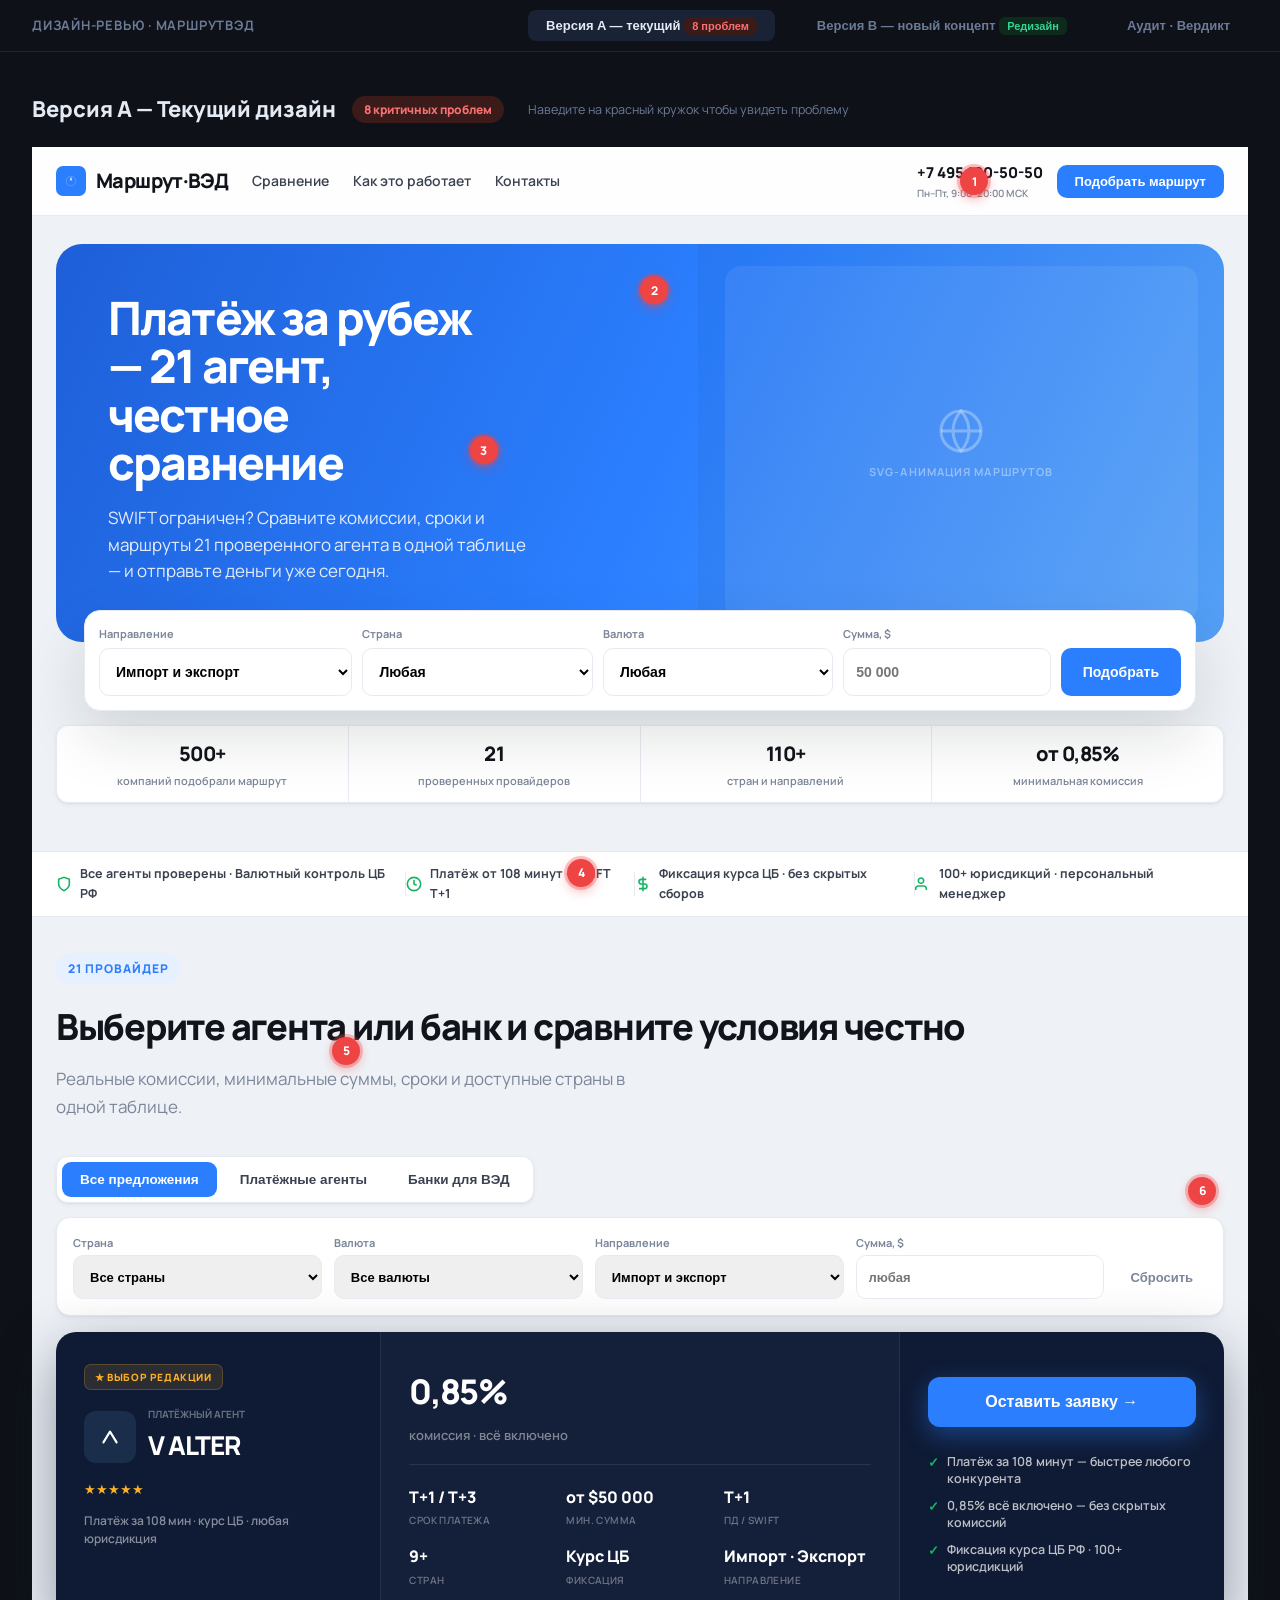
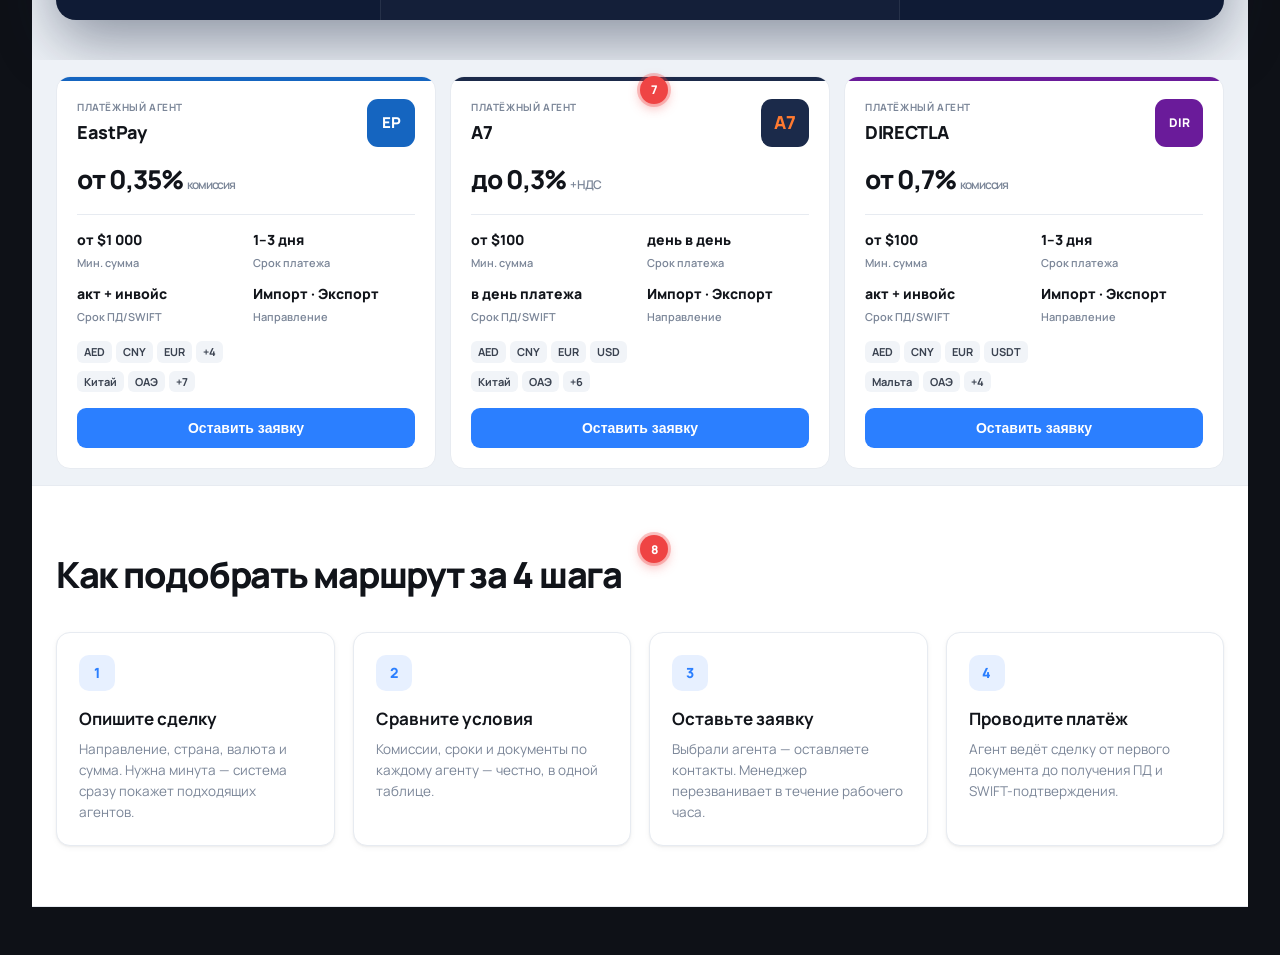
<file: design-review.html>
<!DOCTYPE html>
<html lang="ru">
<head>
<meta charset="UTF-8">
<meta name="viewport" content="width=device-width, initial-scale=1.0">
<title>Дизайн-ревью · МаршрутВЭД</title>
<link href="https://fonts.googleapis.com/css2?family=Manrope:wght@400;500;600;700;800&display=swap" rel="stylesheet">
<style>
*, *::before, *::after { box-sizing: border-box; margin: 0; padding: 0; }
body { font-family: "Manrope", sans-serif; background: #0E1117; color: #E4EAF4; font-size: 15px; line-height: 1.6; }
a { color: inherit; text-decoration: none; }

/* ── Review chrome ── */
.review-nav {
  position: sticky; top: 0; z-index: 200;
  background: #0E1117; border-bottom: 1px solid #1E2535;
  display: flex; align-items: center; gap: 0; height: 52px;
}
.review-nav-inner {
  max-width: 1440px; margin: 0 auto; padding: 0 32px;
  display: flex; align-items: center; gap: 24px; width: 100%;
}
.review-title { font-size: 13px; font-weight: 700; color: #6B7A96; letter-spacing: .06em; text-transform: uppercase; margin-right: auto; }
.rv-tab {
  font-size: 13px; font-weight: 700; padding: 8px 18px; border-radius: 8px;
  cursor: pointer; border: none; background: none; color: #6B7A96;
  transition: .15s;
}
.rv-tab:hover { color: #E4EAF4; background: #1A2235; }
.rv-tab.active { background: #1A2235; color: #E4EAF4; }
.rv-badge-a { background: #3B1A1A; color: #F87171; font-size: 11px; font-weight: 800; padding: 3px 8px; border-radius: 6px; }
.rv-badge-b { background: #0D2A1A; color: #34D399; font-size: 11px; font-weight: 800; padding: 3px 8px; border-radius: 6px; }

.review-section { display: none; }
.review-section.active { display: block; }

/* ── Section labels ── */
.rv-section-label {
  max-width: 1440px; margin: 0 auto; padding: 40px 32px 20px;
  display: flex; align-items: center; gap: 16px;
}
.rv-section-label h2 { font-size: 22px; font-weight: 800; }
.rv-issue-count {
  background: #3B1A1A; color: #F87171; font-size: 12px; font-weight: 800;
  padding: 4px 12px; border-radius: 20px;
}

/* ── Issue annotations ── */
.rv-annotated { position: relative; }
.rv-issue {
  position: absolute; z-index: 50;
  width: 28px; height: 28px; border-radius: 50%;
  background: #EF4444; color: #fff; font-size: 12px; font-weight: 800;
  display: flex; align-items: center; justify-content: center;
  box-shadow: 0 0 0 3px rgba(239,68,68,.3), 0 4px 12px rgba(239,68,68,.4);
  cursor: default;
}
.rv-issue::after {
  content: attr(data-tip);
  position: absolute; top: 36px; left: 50%; transform: translateX(-50%);
  background: #1A1A2E; color: #F87171; font-size: 12px; font-weight: 600;
  padding: 6px 12px; border-radius: 8px; white-space: nowrap;
  border: 1px solid #3B1A1A; pointer-events: none; opacity: 0;
  transition: opacity .2s; z-index: 100;
}
.rv-issue:hover::after { opacity: 1; }

/* ── Audit summary panel ── */
.audit-panel {
  max-width: 1440px; margin: 0 auto; padding: 32px;
}
.audit-grid {
  display: grid; grid-template-columns: repeat(4, 1fr); gap: 16px;
}
.audit-item {
  background: #141B2B; border: 1px solid #1E2B42; border-radius: 14px;
  padding: 20px;
}
.audit-item .ai-num {
  width: 32px; height: 32px; border-radius: 8px;
  background: #3B1A1A; color: #F87171;
  font-size: 14px; font-weight: 800;
  display: flex; align-items: center; justify-content: center;
  margin-bottom: 12px;
}
.audit-item .ai-title { font-size: 14px; font-weight: 700; color: #E4EAF4; margin-bottom: 6px; }
.audit-item .ai-desc { font-size: 12.5px; color: #6B7A96; line-height: 1.55; }
.audit-item.good .ai-num { background: #0D2A1A; color: #34D399; }

/* ═══════════════════════════════════════
   VERSION A — CURRENT DESIGN (reproduced)
   ═══════════════════════════════════════ */

/* A: root variables */
.va { --ink:#11141A; --ink-2:#3A4250; --muted:#7B8698; --line:#E7EBF1; --line-2:#F1F4F8; --bg:#EEF2F7; --card:#fff; --brand:#2B7FFF; --brand-700:#145CD6; --brand-100:#E7F0FF; --accent:#16B364; --accent-100:#E2F6EC; --accent-700:#0E9457; --star:#FFB020; --warn-100:#FFF1DE; --radius:16px; --shadow-sm:0 1px 2px rgba(17,20,26,.05),0 2px 6px rgba(17,20,26,.04); --shadow-lg:0 26px 60px rgba(17,20,26,.13); }
.va { font-family:"Manrope",sans-serif; background: var(--bg); color: var(--ink); }

.va .wrap { max-width:1240px; margin:0 auto; padding:0 24px; }

/* A: header */
.va .hdr { background:rgba(255,255,255,.92); backdrop-filter:blur(14px); border-bottom:1px solid var(--line); padding:0 24px; }
.va .hdr-inner { display:flex; align-items:center; gap:24px; height:68px; max-width:1240px; margin:0 auto; }
.va .logo { display:flex; align-items:center; gap:10px; font-weight:800; font-size:20px; letter-spacing:-.03em; }
.va .logo-mark { width:30px; height:30px; background:var(--brand); border-radius:7px; display:grid; place-items:center; flex:none; }
.va .nav-a { display:flex; gap:24px; }
.va .nav-a a { font-size:14px; font-weight:600; color:var(--ink-2); }
.va .hdr-right { margin-left:auto; display:flex; align-items:center; gap:14px; }
.va .hdr-phone { font-size:15px; font-weight:800; }
.va .hdr-phone span { display:block; font-size:10px; color:var(--muted); font-weight:600; }
.va .btn-p { background:var(--brand); color:#fff; font-size:13px; font-weight:800; padding:9px 18px; border-radius:10px; border:none; cursor:pointer; }

/* A: hero */
.va .hero { padding:28px 0 48px; }
.va .hero-banner { border-radius:26px; overflow:hidden; background:linear-gradient(115deg,#1E5FD8 0%,#2B7FFF 52%,#57A6FF 100%); display:grid; grid-template-columns:1.1fr .9fr; min-height:340px; position:relative; }
.va .hero-copy { padding:50px 52px 58px; color:#fff; z-index:2; }
.va .hero-h1 { font-size:46px; font-weight:800; letter-spacing:-.04em; line-height:1.05; max-width:13ch; }
.va .hero-sub { font-size:17px; color:rgba(255,255,255,.88); margin-top:18px; max-width:420px; line-height:1.55; }
.va .hero-art-col { display:flex; align-items:center; justify-content:center; background:rgba(0,0,0,.04); }
.va .hero-art-placeholder { width:90%; aspect-ratio:4/3; background:rgba(255,255,255,.07); border-radius:16px; display:flex; align-items:center; justify-content:center; flex-direction:column; gap:8px; }
.va .hero-art-placeholder span { font-size:11px; font-weight:700; color:rgba(255,255,255,.4); letter-spacing:.1em; text-transform:uppercase; }

/* A: finder bar */
.va .finder-bar { margin:-32px 28px 0; background:#fff; border-radius:16px; box-shadow:var(--shadow-lg); border:1px solid var(--line); padding:14px; display:grid; grid-template-columns:1.1fr 1fr 1fr .9fr auto; gap:10px; align-items:end; position:relative; z-index:3; }
.va .finder-bar label { font-size:11px; font-weight:700; color:var(--muted); margin-bottom:5px; display:block; }
.va .finder-bar .ctrl { width:100%; height:48px; border:1.5px solid var(--line); border-radius:10px; padding:0 12px; font-size:14px; font-weight:600; background:#fff; }
.va .finder-bar .btn-search { height:48px; padding:0 22px; background:var(--brand); color:#fff; font-weight:800; font-size:14px; border-radius:10px; border:none; white-space:nowrap; cursor:pointer; }

/* A: proof bar */
.va .proof-bar { display:flex; background:#fff; border:1px solid var(--line); border-radius:12px; overflow:hidden; margin-top:14px; box-shadow:var(--shadow-sm); }
.va .proof-stat { flex:1; padding:12px 16px; text-align:center; border-right:1px solid var(--line); }
.va .proof-stat:last-child { border-right:none; }
.va .ps-val { font-size:20px; font-weight:800; letter-spacing:-.03em; }
.va .ps-lbl { font-size:11px; color:var(--muted); font-weight:600; margin-top:2px; }

/* A: trust strip */
.va .trust-strip { background:#fff; border-top:1px solid var(--line); border-bottom:1px solid var(--line); padding:12px 24px; }
.va .trust-items { max-width:1240px; margin:0 auto; display:flex; align-items:center; justify-content:space-between; gap:0; }
.va .trust-item { display:flex; align-items:center; gap:8px; font-size:12.5px; font-weight:700; color:var(--ink-2); }
.va .trust-item svg { color:var(--accent); }
.va .trust-sep { width:1px; height:24px; background:var(--line); }

/* A: compare section header */
.va .section-hd { padding:48px 24px 0; max-width:1240px; margin:0 auto; }
.va .eyebrow { display:inline-flex; align-items:center; gap:6px; font-size:12px; font-weight:800; letter-spacing:.08em; text-transform:uppercase; color:var(--brand); background:var(--brand-100); padding:6px 12px; border-radius:100px; }
.va .section-hd h2 { font-size:38px; font-weight:800; letter-spacing:-.035em; margin:14px 0 12px; }
.va .section-hd p { font-size:17px; color:var(--muted); max-width:600px; }

/* A: cat-tabs + filters */
.va .cat-tabs { display:inline-flex; gap:5px; background:#fff; border:1px solid var(--line); border-radius:12px; padding:5px; box-shadow:var(--shadow-sm); margin:20px 0 14px; }
.va .cat-tabs button { padding:10px 18px; border-radius:9px; font-weight:700; font-size:13.5px; color:var(--ink-2); border:none; background:none; cursor:pointer; }
.va .cat-tabs button.active { background:var(--brand); color:#fff; }
.va .filter-row { background:#fff; border:1px solid var(--line); border-radius:14px; padding:16px; display:grid; grid-template-columns:repeat(4,1fr) auto; gap:12px; align-items:end; box-shadow:var(--shadow-sm); }
.va .filter-row label { font-size:11px; font-weight:700; color:var(--muted); display:block; margin-bottom:4px; }
.va .filter-row .ctrl { width:100%; height:44px; border:1.5px solid var(--line); border-radius:10px; padding:0 12px; font-size:13px; font-weight:600; }
.va .filter-row .btn-reset { height:44px; padding:0 14px; font-size:13px; font-weight:700; color:var(--muted); border-radius:9px; border:none; background:none; cursor:pointer; }

/* A: featured card */
.va .feat-card { background:#0F1B35; border-radius:20px; overflow:hidden; box-shadow:0 20px 60px rgba(15,27,53,.45); display:grid; grid-template-columns:1fr 1.6fr 1fr; }
.va .feat-col { padding:32px 28px; }
.va .feat-col-mid { border-left:1px solid rgba(255,255,255,.08); border-right:1px solid rgba(255,255,255,.08); background:rgba(255,255,255,.02); }
.va .feat-badge { display:inline-flex; align-items:center; gap:6px; font-size:10px; font-weight:800; letter-spacing:.06em; text-transform:uppercase; color:#FFB020; background:rgba(255,176,32,.12); border:1px solid rgba(255,176,32,.22); padding:4px 10px; border-radius:7px; margin-bottom:16px; }
.va .feat-logo-row { display:flex; align-items:center; gap:12px; margin-bottom:12px; }
.va .feat-logo { width:52px; height:52px; border-radius:12px; background:#1A2D4A; display:flex; align-items:center; justify-content:center; }
.va .feat-name { font-size:26px; font-weight:800; color:#fff; letter-spacing:-.04em; }
.va .feat-kind { font-size:10px; font-weight:700; text-transform:uppercase; color:rgba(255,255,255,.38); margin-bottom:3px; }
.va .feat-stars { display:flex; gap:2px; margin-bottom:12px; }
.va .feat-stars span { color:#FFB020; font-size:13px; }
.va .feat-tagline { font-size:12px; font-weight:600; color:rgba(255,255,255,.5); line-height:1.55; }
.va .feat-comm { font-size:34px; font-weight:800; color:#fff; letter-spacing:-.05em; margin-bottom:6px; }
.va .feat-comm-lbl { font-size:13px; color:rgba(255,255,255,.45); font-weight:600; margin-bottom:20px; padding-bottom:18px; border-bottom:1px solid rgba(255,255,255,.09); }
.va .feat-stats-grid { display:grid; grid-template-columns:1fr 1fr 1fr; gap:16px 10px; }
.va .feat-stat-val { font-size:16px; font-weight:800; color:#fff; }
.va .feat-stat-lbl { font-size:10px; font-weight:600; color:rgba(255,255,255,.38); text-transform:uppercase; letter-spacing:.04em; margin-top:2px; }
.va .feat-cta-col { display:flex; flex-direction:column; justify-content:center; gap:12px; }
.va .feat-btn { width:100%; background:#2B7FFF; color:#fff; font-weight:800; font-size:16px; padding:16px; border-radius:12px; border:none; cursor:pointer; box-shadow:0 8px 24px rgba(43,127,255,.4); }
.va .feat-bullet { display:flex; align-items:flex-start; gap:8px; font-size:12.5px; font-weight:600; color:rgba(255,255,255,.72); line-height:1.4; }
.va .feat-bullet-icon { color:#16B364; margin-top:1px; flex:none; }

/* A: regular card */
.va .card-grid { display:grid; grid-template-columns:repeat(3,1fr); gap:14px; padding:16px 24px; max-width:1240px; margin:0 auto; }
.va .acard { background:#fff; border:1px solid var(--line); border-radius:14px; overflow:hidden; }
.va .acard-stripe { height:4px; }
.va .acard-body { padding:18px 20px 20px; }
.va .acard-head { display:flex; align-items:flex-start; justify-content:space-between; gap:10px; margin-bottom:12px; }
.va .acard-name { font-size:18px; font-weight:800; letter-spacing:-.02em; }
.va .acard-kind { font-size:10px; font-weight:700; text-transform:uppercase; color:var(--muted); margin-bottom:3px; letter-spacing:.06em; }
.va .acard-logo { width:48px; height:48px; border-radius:11px; display:grid; place-items:center; font-weight:800; font-size:15px; color:#fff; flex:none; }
.va .acard-commission { font-size:26px; font-weight:800; letter-spacing:-.04em; margin-bottom:14px; padding-bottom:14px; border-bottom:1px solid var(--line); }
.va .acard-commission span { font-size:12px; color:var(--muted); font-weight:600; margin-left:4px; }
.va .acard-stats { display:grid; grid-template-columns:1fr 1fr; gap:12px 14px; margin-bottom:16px; }
.va .astat-val { font-size:14px; font-weight:800; }
.va .astat-lbl { font-size:11px; color:var(--muted); font-weight:600; margin-top:2px; }
.va .acard-chips { display:flex; flex-wrap:wrap; gap:4px; margin-bottom:8px; }
.va .chip { font-size:11px; font-weight:700; padding:2px 7px; border-radius:6px; background:var(--line-2); color:var(--ink-2); }
.va .acard-btn { width:100%; background:var(--brand); color:#fff; font-weight:700; font-size:14px; border-radius:9px; padding:12px; border:none; cursor:pointer; margin-top:8px; }

/* A: how it works */
.va .steps-section { background:#fff; border-top:1px solid var(--line); border-bottom:1px solid var(--line); padding:60px 24px; }
.va .steps-wrap { max-width:1240px; margin:0 auto; }
.va .steps-h2 { font-size:36px; font-weight:800; letter-spacing:-.035em; margin-bottom:28px; }
.va .steps { display:grid; grid-template-columns:repeat(4,1fr); gap:18px; }
.va .step { background:#fff; border:1px solid var(--line); border-radius:14px; padding:22px; box-shadow:var(--shadow-sm); }
.va .step-num { width:36px; height:36px; border-radius:10px; background:var(--brand-100); color:var(--brand); font-size:14px; font-weight:800; display:flex; align-items:center; justify-content:center; margin-bottom:14px; }
.va .step h4 { font-size:17px; font-weight:700; margin-bottom:7px; }
.va .step p { font-size:13.5px; color:var(--muted); line-height:1.55; }

/* ═══════════════════════════════════════
   VERSION B — NEW CONCEPT
   ═══════════════════════════════════════ */
.vb { --navy:#0B1628; --navy-2:#102040; --navy-3:#162B4A; --surface:#FFFFFF; --bg:#F4F7FB; --bg-2:#EDF1F8; --ink:#0C1A2E; --ink-2:#2C3E57; --muted:#64748B; --line:#DDE3EE; --primary:#1B56D2; --primary-dark:#0F3A9A; --primary-bg:#EBF2FF; --gold:#B8860B; --gold-bg:#FFF9E6; --gold-border:#E8C96A; --success:#12A05A; --success-bg:#ECFDF5; --danger:#DC2626; --star:#F59E0B; }
.vb { font-family:"Manrope",sans-serif; background:var(--bg); color:var(--ink); }

/* B: header */
.vb .hdr { background:var(--navy); border-bottom:1px solid rgba(255,255,255,.06); padding:0; }
.vb .hdr-inner { max-width:1240px; margin:0 auto; padding:0 28px; display:flex; align-items:center; gap:28px; height:64px; }
.vb .logo { display:flex; align-items:center; gap:10px; font-weight:800; font-size:19px; letter-spacing:-.03em; color:#fff; }
.vb .logo-mark { width:32px; height:32px; background:var(--primary); border-radius:8px; display:grid; place-items:center; flex:none; }
.vb .logo-mark svg { width:18px; height:18px; }
.vb .nav-b { display:flex; gap:6px; margin-left:16px; }
.vb .nav-b a { font-size:13.5px; font-weight:600; color:rgba(255,255,255,.55); padding:6px 12px; border-radius:7px; transition:.15s; }
.vb .nav-b a:hover { color:#fff; background:rgba(255,255,255,.07); }
.vb .hdr-right { margin-left:auto; display:flex; align-items:center; gap:12px; }
.vb .hdr-phone-b { font-size:14px; font-weight:700; color:rgba(255,255,255,.7); }
.vb .hdr-phone-b small { display:block; font-size:10px; color:rgba(255,255,255,.35); font-weight:500; }
.vb .btn-primary-b { background:var(--primary); color:#fff; font-size:13px; font-weight:700; padding:9px 20px; border-radius:9px; border:none; cursor:pointer; letter-spacing:.01em; transition:.15s; }
.vb .btn-primary-b:hover { background:var(--primary-dark); }
.vb .btn-ghost-b { background:rgba(255,255,255,.08); color:rgba(255,255,255,.7); font-size:13px; font-weight:600; padding:9px 16px; border-radius:9px; border:1px solid rgba(255,255,255,.1); cursor:pointer; }

/* B: hero */
.vb .hero { background:var(--navy); padding:0 0 0; }
.vb .hero-inner { max-width:1240px; margin:0 auto; padding:56px 28px 0; display:grid; grid-template-columns:1fr 1fr; gap:48px; align-items:end; }
.vb .hero-copy { padding-bottom:56px; }
.vb .hero-label { display:inline-flex; align-items:center; gap:7px; font-size:11px; font-weight:800; letter-spacing:.1em; text-transform:uppercase; color:rgba(255,255,255,.4); background:rgba(255,255,255,.06); border:1px solid rgba(255,255,255,.08); padding:5px 12px; border-radius:20px; margin-bottom:22px; }
.vb .hero-label span { width:6px; height:6px; border-radius:50%; background:#34D399; display:inline-block; }
.vb .hero-h1 { font-size:52px; font-weight:800; letter-spacing:-.04em; line-height:1.04; color:#fff; max-width:13ch; margin-bottom:18px; }
.vb .hero-h1 em { font-style:normal; color:#5BA3FF; }
.vb .hero-sub { font-size:17px; color:rgba(255,255,255,.6); line-height:1.6; max-width:460px; margin-bottom:28px; }
.vb .hero-btns { display:flex; gap:10px; align-items:center; margin-bottom:36px; }
.vb .hero-btn-main { background:var(--primary); color:#fff; font-weight:800; font-size:15px; padding:14px 28px; border-radius:11px; border:none; cursor:pointer; box-shadow:0 8px 24px rgba(27,86,210,.4); }
.vb .hero-btn-sec { background:transparent; color:rgba(255,255,255,.6); font-weight:600; font-size:14px; padding:14px 20px; border-radius:11px; border:1px solid rgba(255,255,255,.12); cursor:pointer; }
.vb .hero-proof { display:flex; gap:28px; }
.vb .hproof-item { }
.vb .hproof-val { font-size:22px; font-weight:800; color:#fff; letter-spacing:-.03em; }
.vb .hproof-lbl { font-size:11px; color:rgba(255,255,255,.38); font-weight:600; margin-top:1px; }

/* B: hero right — inline comparison preview */
.vb .hero-preview { background:rgba(255,255,255,.04); border:1px solid rgba(255,255,255,.08); border-radius:16px 16px 0 0; padding:20px; overflow:hidden; }
.vb .hp-label { font-size:11px; font-weight:700; color:rgba(255,255,255,.35); text-transform:uppercase; letter-spacing:.08em; margin-bottom:14px; }
.vb .hp-row { display:flex; align-items:center; gap:12px; padding:11px 12px; border-radius:10px; margin-bottom:6px; }
.vb .hp-row.top { background:rgba(27,86,210,.18); border:1px solid rgba(27,86,210,.25); }
.vb .hp-row.normal { background:rgba(255,255,255,.04); border:1px solid rgba(255,255,255,.06); }
.vb .hp-logo { width:36px; height:36px; border-radius:8px; flex:none; display:grid; place-items:center; font-weight:800; font-size:11px; color:#fff; }
.vb .hp-name { font-size:13px; font-weight:700; color:#fff; flex:1; }
.vb .hp-top-badge { font-size:10px; font-weight:800; color:#F59E0B; background:rgba(245,158,11,.12); padding:2px 7px; border-radius:5px; }
.vb .hp-comm { font-size:15px; font-weight:800; color:#fff; min-width:60px; text-align:right; }
.vb .hp-comm small { display:block; font-size:10px; color:rgba(255,255,255,.35); font-weight:500; text-align:right; }
.vb .hp-speed { font-size:11px; font-weight:700; color:rgba(255,255,255,.45); min-width:64px; text-align:right; }
.vb .hp-finder { margin-top:14px; background:rgba(255,255,255,.07); border:1px solid rgba(255,255,255,.1); border-radius:10px; padding:10px 14px; display:flex; gap:8px; align-items:center; }
.vb .hp-finder input, .vb .hp-finder select { flex:1; background:none; border:none; font-size:13px; font-weight:600; color:rgba(255,255,255,.6); font-family:"Manrope",sans-serif; outline:none; }
.vb .hp-finder-btn { background:var(--primary); color:#fff; font-size:12px; font-weight:800; padding:7px 14px; border-radius:7px; border:none; cursor:pointer; white-space:nowrap; }

/* B: spotlight (V ALTER) */
.vb .spotlight { background:var(--navy); border-top:1px solid rgba(255,255,255,.05); padding:28px 0; }
.vb .spotlight-inner { max-width:1240px; margin:0 auto; padding:0 28px; display:flex; align-items:center; gap:28px; }
.vb .spotlight-badge { background:rgba(245,158,11,.1); border:1px solid rgba(245,158,11,.25); color:#F59E0B; font-size:11px; font-weight:800; letter-spacing:.07em; text-transform:uppercase; padding:5px 12px; border-radius:8px; white-space:nowrap; }
.vb .spot-logo { width:44px; height:44px; border-radius:10px; background:#1A2D4A; display:flex; align-items:center; justify-content:center; flex:none; border:1px solid rgba(255,255,255,.1); }
.vb .spot-name { font-size:18px; font-weight:800; color:#fff; }
.vb .spot-tagline { font-size:12px; color:rgba(255,255,255,.45); font-weight:600; margin-top:2px; }
.vb .spot-stats { display:flex; gap:28px; margin-left:auto; }
.vb .spot-stat { text-align:right; }
.vb .spot-val { font-size:18px; font-weight:800; color:#fff; letter-spacing:-.02em; }
.vb .spot-lbl { font-size:10px; color:rgba(255,255,255,.35); font-weight:600; text-transform:uppercase; letter-spacing:.04em; margin-top:1px; }
.vb .spot-div { width:1px; height:36px; background:rgba(255,255,255,.08); }
.vb .spot-bullets { display:flex; gap:16px; }
.vb .spot-bullet { display:flex; align-items:center; gap:6px; font-size:12px; font-weight:600; color:rgba(255,255,255,.6); white-space:nowrap; }
.vb .spot-bullet svg { color:#34D399; flex:none; }
.vb .spot-cta { background:var(--primary); color:#fff; font-weight:800; font-size:14px; padding:12px 22px; border-radius:10px; border:none; cursor:pointer; white-space:nowrap; box-shadow:0 6px 20px rgba(27,86,210,.35); }

/* B: filter unified bar */
.vb .filter-unified { background:var(--surface); border:1px solid var(--line); border-radius:12px; padding:0; display:flex; align-items:stretch; overflow:hidden; box-shadow:0 1px 4px rgba(12,26,46,.06); }
.vb .fu-item { flex:1; padding:10px 16px; border-right:1px solid var(--line); }
.vb .fu-item:last-child { border-right:none; }
.vb .fu-item.btn-col { padding:8px; flex:0 0 auto; }
.vb .fu-label { font-size:10px; font-weight:700; color:var(--muted); text-transform:uppercase; letter-spacing:.05em; margin-bottom:3px; }
.vb .fu-select { width:100%; border:none; background:none; font-size:13.5px; font-weight:600; color:var(--ink); font-family:"Manrope",sans-serif; outline:none; cursor:pointer; }
.vb .fu-btn { height:100%; padding:0 22px; background:var(--primary); color:#fff; font-weight:800; font-size:14px; border-radius:8px; border:none; cursor:pointer; }
.vb .filter-meta { display:flex; align-items:center; gap:12px; padding:10px 0; }
.vb .result-count { font-size:14px; font-weight:700; color:var(--ink-2); }
.vb .result-count em { color:var(--primary); font-style:normal; }
.vb .view-tabs { display:flex; gap:2px; background:var(--bg-2); border-radius:8px; padding:3px; margin-left:auto; }
.vb .view-tab { font-size:12px; font-weight:700; padding:5px 12px; border-radius:6px; border:none; background:none; cursor:pointer; color:var(--muted); }
.vb .view-tab.active { background:#fff; color:var(--ink); box-shadow:0 1px 3px rgba(12,26,46,.1); }

/* B: comparison table */
.vb .cmp-table { background:var(--surface); border:1px solid var(--line); border-radius:12px; overflow:hidden; }
.vb .cmp-thead { display:grid; grid-template-columns:2.2fr 1fr 1fr 1.1fr 1.3fr 1.2fr; gap:0; padding:12px 20px; background:var(--bg); border-bottom:1px solid var(--line); }
.vb .th { font-size:11px; font-weight:700; text-transform:uppercase; letter-spacing:.06em; color:var(--muted); display:flex; align-items:center; gap:4px; }
.vb .th.sortable { cursor:pointer; }
.vb .th.sortable:hover { color:var(--primary); }
.vb .cmp-row { display:grid; grid-template-columns:2.2fr 1fr 1fr 1.1fr 1.3fr 1.2fr; gap:0; padding:16px 20px; border-bottom:1px solid var(--line); align-items:center; transition:background .1s; }
.vb .cmp-row:last-child { border-bottom:none; }
.vb .cmp-row:hover { background:var(--bg); }
.vb .cmp-row.featured { background:#EBF2FF; border-left:3px solid var(--primary); }
.vb .agent-col { display:flex; align-items:center; gap:12px; }
.vb .ag-logo { width:40px; height:40px; border-radius:9px; flex:none; display:grid; place-items:center; font-weight:800; font-size:13px; color:#fff; }
.vb .ag-name { font-size:15px; font-weight:700; color:var(--ink); }
.vb .ag-meta { font-size:11.5px; color:var(--muted); font-weight:600; margin-top:1px; display:flex; align-items:center; gap:5px; }
.vb .verified-dot { width:6px; height:6px; border-radius:50%; background:var(--success); display:inline-block; }
.vb .cell-val { font-size:15px; font-weight:800; color:var(--ink); }
.vb .cell-sub { font-size:11px; color:var(--muted); font-weight:500; margin-top:1px; }
.vb .stars-b { color:var(--star); font-size:12px; }
.vb .cmp-btn { background:var(--primary); color:#fff; font-size:12px; font-weight:700; padding:8px 16px; border-radius:8px; border:none; cursor:pointer; white-space:nowrap; }
.vb .cmp-btn-ghost { background:none; color:var(--primary); font-size:12px; font-weight:700; padding:8px 12px; border-radius:8px; border:1px solid var(--primary); cursor:pointer; white-space:nowrap; margin-left:4px; }

/* B: card grid */
.vb .card-grid-b { display:grid; grid-template-columns:repeat(3,1fr); gap:12px; }
.vb .bcard { background:var(--surface); border:1px solid var(--line); border-radius:12px; padding:18px 20px 20px; display:flex; flex-direction:column; transition:border-color .15s, box-shadow .15s; }
.vb .bcard:hover { border-color:var(--primary); box-shadow:0 0 0 3px var(--primary-bg); }
.vb .bcard.featured { border-color:var(--primary); border-width:1.5px; }
.vb .bcard-head { display:flex; align-items:flex-start; justify-content:space-between; margin-bottom:12px; }
.vb .bcard-logo { width:44px; height:44px; border-radius:9px; display:grid; place-items:center; font-weight:800; font-size:14px; color:#fff; flex:none; }
.vb .bcard-badges { display:flex; flex-direction:column; align-items:flex-end; gap:4px; }
.vb .bcard-badge-top { font-size:10px; font-weight:800; color:var(--gold); background:var(--gold-bg); border:1px solid var(--gold-border); padding:2px 7px; border-radius:6px; }
.vb .bcard-badge-check { font-size:10px; font-weight:800; color:var(--success); background:var(--success-bg); padding:2px 7px; border-radius:6px; }
.vb .bcard-name { font-size:16px; font-weight:800; letter-spacing:-.02em; margin-bottom:2px; }
.vb .bcard-kind { font-size:10px; font-weight:700; text-transform:uppercase; color:var(--muted); letter-spacing:.06em; margin-bottom:12px; }
.vb .bcard-comm { font-size:24px; font-weight:800; letter-spacing:-.04em; color:var(--ink); }
.vb .bcard-comm span { font-size:12px; color:var(--muted); font-weight:500; }
.vb .bcard-divider { height:1px; background:var(--line); margin:12px 0; }
.vb .bcard-stats { display:grid; grid-template-columns:1fr 1fr; gap:10px 12px; margin-bottom:12px; }
.vb .bstat-val { font-size:13px; font-weight:700; color:var(--ink); }
.vb .bstat-lbl { font-size:10.5px; color:var(--muted); font-weight:600; margin-top:2px; }
.vb .bcard-chips { display:flex; flex-wrap:wrap; gap:4px; margin-bottom:14px; }
.vb .bchip { font-size:11px; font-weight:600; padding:2px 7px; border-radius:5px; background:var(--bg-2); color:var(--ink-2); }
.vb .bcard-btn { width:100%; background:var(--primary); color:#fff; font-weight:700; font-size:13.5px; border-radius:9px; padding:11px; border:none; cursor:pointer; margin-top:auto; transition:.15s; }
.vb .bcard-btn:hover { background:var(--primary-dark); }

/* B: how it works */
.vb .how-section { background:var(--surface); border-top:1px solid var(--line); border-bottom:1px solid var(--line); padding:64px 0; }
.vb .how-inner { max-width:1240px; margin:0 auto; padding:0 28px; }
.vb .how-h2 { font-size:34px; font-weight:800; letter-spacing:-.035em; margin-bottom:8px; }
.vb .how-sub { font-size:16px; color:var(--muted); margin-bottom:40px; }
.vb .steps-b { display:grid; grid-template-columns:repeat(4,1fr); gap:0; position:relative; }
.vb .steps-b::before { content:""; position:absolute; top:28px; left:10%; width:80%; height:1px; background:var(--line); z-index:0; }
.vb .step-b { position:relative; z-index:1; padding:0 20px; }
.vb .step-b:first-child { padding-left:0; }
.vb .step-b:last-child { padding-right:0; }
.vb .step-num-b { width:56px; height:56px; border-radius:14px; background:var(--surface); border:1.5px solid var(--line); display:flex; align-items:center; justify-content:center; font-size:20px; font-weight:800; color:var(--primary); margin-bottom:18px; position:relative; }
.vb .step-b.done .step-num-b { background:var(--primary); border-color:var(--primary); color:#fff; }
.vb .step-h4 { font-size:16px; font-weight:700; margin-bottom:8px; }
.vb .step-p { font-size:13px; color:var(--muted); line-height:1.6; }

/* B: lead section */
.vb .lead-section { padding:64px 0; background:var(--bg); }
.vb .lead-inner { max-width:1240px; margin:0 auto; padding:0 28px; display:grid; grid-template-columns:1fr 1fr; gap:48px; align-items:center; }
.vb .lead-left { background:var(--navy); border-radius:20px; padding:40px; color:#fff; }
.vb .lead-eyebrow { font-size:11px; font-weight:700; text-transform:uppercase; letter-spacing:.1em; color:rgba(255,255,255,.35); margin-bottom:14px; }
.vb .lead-h2 { font-size:30px; font-weight:800; letter-spacing:-.04em; line-height:1.1; margin-bottom:14px; }
.vb .lead-desc { font-size:15px; color:rgba(255,255,255,.6); line-height:1.6; margin-bottom:22px; }
.vb .lead-bullets { display:flex; flex-direction:column; gap:10px; }
.vb .lead-bullet { display:flex; align-items:center; gap:10px; font-size:13px; font-weight:600; color:rgba(255,255,255,.7); }
.vb .lead-bullet svg { color:#34D399; flex:none; }
.vb .lead-form-b { background:var(--surface); border:1px solid var(--line); border-radius:20px; padding:32px; }
.vb .lead-form-b h3 { font-size:20px; font-weight:700; margin-bottom:6px; }
.vb .lead-form-b p { font-size:14px; color:var(--muted); margin-bottom:22px; }
.vb .form-row { display:grid; grid-template-columns:1fr 1fr; gap:12px; margin-bottom:12px; }
.vb .form-field { display:flex; flex-direction:column; gap:5px; }
.vb .form-field label { font-size:12px; font-weight:700; color:var(--ink-2); }
.vb .form-field input { height:46px; border:1.5px solid var(--line); border-radius:10px; padding:0 14px; font-size:14px; font-weight:600; font-family:"Manrope",sans-serif; color:var(--ink); outline:none; transition:.15s; }
.vb .form-field input:focus { border-color:var(--primary); box-shadow:0 0 0 3px var(--primary-bg); }
.vb .form-submit { width:100%; background:var(--primary); color:#fff; font-weight:800; font-size:15px; padding:14px; border-radius:11px; border:none; cursor:pointer; margin-top:6px; }
.vb .form-note { font-size:11.5px; color:var(--muted); margin-top:8px; text-align:center; }

/* Comparison layout wrapper */
.comparison-wrap { max-width:1440px; margin:0 auto; padding:0 32px 48px; }
.compare-sections { display:flex; flex-direction:column; gap:6px; }

/* improvement callout */
.vb .improve-tag {
  position:absolute; z-index:50;
  background:#059669; color:#fff; font-size:11px; font-weight:800;
  padding:4px 10px; border-radius:6px; letter-spacing:.04em;
  box-shadow:0 2px 8px rgba(5,150,105,.35);
}

/* Section wrapper for annotations */
.annotated-wrap { position:relative; margin-bottom:0; }

/* Audit verdict */
.verdict { max-width:1440px; margin:0 auto; padding:0 32px 64px; }
.verdict h2 { font-size:24px; font-weight:800; margin-bottom:24px; color:#E4EAF4; }
.verdict-grid { display:grid; grid-template-columns:1fr 1fr; gap:24px; }
.verdict-col h3 { font-size:14px; font-weight:800; text-transform:uppercase; letter-spacing:.08em; margin-bottom:16px; }
.verdict-col.bad h3 { color:#F87171; }
.verdict-col.good h3 { color:#34D399; }
.verdict-item { display:flex; gap:12px; padding:14px 0; border-bottom:1px solid #1E2535; }
.verdict-item:last-child { border-bottom:none; }
.verdict-num { font-size:12px; font-weight:800; width:22px; height:22px; border-radius:6px; display:flex; align-items:center; justify-content:center; flex:none; margin-top:1px; }
.verdict-col.bad .verdict-num { background:#3B1A1A; color:#F87171; }
.verdict-col.good .verdict-num { background:#0D2A1A; color:#34D399; }
.verdict-text h4 { font-size:13.5px; font-weight:700; color:#E4EAF4; margin-bottom:3px; }
.verdict-text p { font-size:12.5px; color:#6B7A96; line-height:1.55; }
</style>
</head>
<body>

<!-- NAV -->
<nav class="review-nav">
  <div class="review-nav-inner">
    <span class="review-title">Дизайн-ревью · МаршрутВЭД</span>
    <button class="rv-tab active" onclick="show('a',this)">Версия A — текущий <span class="rv-badge-a">8 проблем</span></button>
    <button class="rv-tab" onclick="show('b',this)">Версия B — новый концепт <span class="rv-badge-b">Редизайн</span></button>
    <button class="rv-tab" onclick="show('audit',this)">Аудит · Вердикт</button>
  </div>
</nav>

<!-- ══════════════════════════════════════
     VERSION A — CURRENT
══════════════════════════════════════ -->
<div id="tab-a" class="review-section active">
  <div class="rv-section-label">
    <h2 style="color:#E4EAF4">Версия A — Текущий дизайн</h2>
    <span class="rv-issue-count">8 критичных проблем</span>
    <span style="font-size:12.5px;color:#6B7A96;margin-left:8px">Наведите на красный кружок чтобы увидеть проблему</span>
  </div>
  <div class="comparison-wrap">

    <!-- A: Header -->
    <div class="annotated-wrap">
      <div class="va">
        <div class="hdr">
          <div class="hdr-inner">
            <div class="logo">
              <div class="logo-mark">
                <svg viewBox="0 0 32 32" fill="none" width="18" height="18"><rect width="32" height="32" rx="7" fill="#2B7FFF"/><circle cx="16" cy="16" r="8.5" stroke="white" stroke-width="1" opacity=".32"/><path d="M16 8L18.2 16L16 13.8L13.8 16Z" fill="white"/></svg>
              </div>
              Маршрут·ВЭД
            </div>
            <nav class="nav-a">
              <a href="#">Сравнение</a>
              <a href="#">Как это работает</a>
              <a href="#">Контакты</a>
            </nav>
            <div class="hdr-right">
              <div class="hdr-phone">+7 495 120-50-50<span>Пн–Пт, 9:00–20:00 МСК</span></div>
              <button class="btn-p">Подобрать маршрут</button>
            </div>
          </div>
        </div>
      </div>
      <div class="rv-issue" style="top:20px;right:260px" data-tip="Проблема 1: телефон в шапке — лишний элемент, B2B клиенты не звонят по номеру из хедера">1</div>
    </div>

    <!-- A: Hero -->
    <div class="annotated-wrap">
      <div class="va">
        <div class="hero">
          <div class="wrap">
            <div class="hero-banner">
              <div class="hero-copy">
                <div class="hero-h1">Платёж за рубеж — 21 агент, честное сравнение</div>
                <p class="hero-sub">SWIFT ограничен? Сравните комиссии, сроки и маршруты 21 проверенного агента в одной таблице — и отправьте деньги уже сегодня.</p>
              </div>
              <div class="hero-art-col">
                <div class="hero-art-placeholder">
                  <svg width="48" height="48" viewBox="0 0 24 24" fill="none" stroke="rgba(255,255,255,.3)" stroke-width="1.5"><circle cx="12" cy="12" r="10"/><path d="M2 12h20M12 2a15.3 15.3 0 0 1 4 10 15.3 15.3 0 0 1-4 10 15.3 15.3 0 0 1-4-10 15.3 15.3 0 0 1 4-10z"/></svg>
                  <span>SVG-анимация маршрутов</span>
                </div>
              </div>
            </div>
            <div class="finder-bar">
              <div><label>Направление</label><select class="ctrl"><option>Импорт и экспорт</option></select></div>
              <div><label>Страна</label><select class="ctrl"><option>Любая</option></select></div>
              <div><label>Валюта</label><select class="ctrl"><option>Любая</option></select></div>
              <div><label>Сумма, $</label><input class="ctrl" placeholder="50 000"></div>
              <button class="btn-search">Подобрать</button>
            </div>
            <div class="proof-bar">
              <div class="proof-stat"><div class="ps-val">500+</div><div class="ps-lbl">компаний подобрали маршрут</div></div>
              <div class="proof-stat"><div class="ps-val">21</div><div class="ps-lbl">проверенных провайдеров</div></div>
              <div class="proof-stat"><div class="ps-val">110+</div><div class="ps-lbl">стран и направлений</div></div>
              <div class="proof-stat"><div class="ps-val">от 0,85%</div><div class="ps-lbl">минимальная комиссия</div></div>
            </div>
          </div>
        </div>
      </div>
      <div class="rv-issue" style="top:60px;left:50%" data-tip="Проблема 2: синий градиент в скруглённой карточке — B2C паттерн (Revolut/Тинькофф). B2B требует авторитетности, не красоты">2</div>
      <div class="rv-issue" style="top:220px;left:36%" data-tip="Проблема 3: finder-форма висит НИЖЕ hero, оторвана. Поиск должен быть ВНУТРИ hero — это главное действие страницы">3</div>
    </div>

    <!-- A: Trust strip -->
    <div class="annotated-wrap">
      <div class="va">
        <div class="trust-strip">
          <div class="trust-items">
            <div class="trust-item"><svg width="16" height="16" viewBox="0 0 24 24" fill="none" stroke="currentColor" stroke-width="2.4"><path d="M12 22s8-4 8-10V5l-8-3-8 3v7c0 6 8 10 8 10z"/></svg> Все агенты проверены · Валютный контроль ЦБ РФ</div>
            <div class="trust-sep"></div>
            <div class="trust-item"><svg width="16" height="16" viewBox="0 0 24 24" fill="none" stroke="currentColor" stroke-width="2.4"><circle cx="12" cy="12" r="10"/><polyline points="12 6 12 12 16 14"/></svg> Платёж от 108 минут · SWIFT T+1</div>
            <div class="trust-sep"></div>
            <div class="trust-item"><svg width="16" height="16" viewBox="0 0 24 24" fill="none" stroke="currentColor" stroke-width="2.4"><line x1="12" y1="1" x2="12" y2="23"/><path d="M17 5H9.5a3.5 3.5 0 0 0 0 7h5a3.5 3.5 0 0 1 0 7H6"/></svg> Фиксация курса ЦБ · без скрытых сборов</div>
            <div class="trust-sep"></div>
            <div class="trust-item"><svg width="16" height="16" viewBox="0 0 24 24" fill="none" stroke="currentColor" stroke-width="2.4"><path d="M17 21v-2a4 4 0 0 0-4-4H5a4 4 0 0 0-4 4v2"/><circle cx="9" cy="7" r="4"/></svg> 100+ юрисдикций · персональный менеджер</div>
          </div>
        </div>
      </div>
      <div class="rv-issue" style="top:8px;left:44%" data-tip="Проблема 4: trust strip выглядит слабо — текст мелкий, иконки маленькие, сливается с остальным фоном. Не читается за 2 секунды">4</div>
    </div>

    <!-- A: Compare section + featured card -->
    <div class="annotated-wrap">
      <div class="va" style="padding-bottom:24px">
        <div class="section-hd" style="padding-top:36px">
          <span class="eyebrow">21 провайдер</span>
          <h2 style="font-size:36px;font-weight:800;letter-spacing:-.035em;margin:14px 0 10px">Выберите агента или банк и сравните условия честно</h2>
          <p style="font-size:17px;color:#7B8698;max-width:580px">Реальные комиссии, минимальные суммы, сроки и доступные страны в одной таблице.</p>
        </div>
        <!-- Double filter system -->
        <div style="padding:16px 24px 0;max-width:1240px;margin:0 auto">
          <div class="cat-tabs">
            <button class="active">Все предложения</button>
            <button>Платёжные агенты</button>
            <button>Банки для ВЭД</button>
          </div>
          <div class="filter-row">
            <div><label>Страна</label><select class="ctrl"><option>Все страны</option></select></div>
            <div><label>Валюта</label><select class="ctrl"><option>Все валюты</option></select></div>
            <div><label>Направление</label><select class="ctrl"><option>Импорт и экспорт</option></select></div>
            <div><label>Сумма, $</label><input class="ctrl" placeholder="любая"></div>
            <button class="btn-reset">Сбросить</button>
          </div>
        </div>
        <!-- Featured card -->
        <div style="padding:16px 24px;max-width:1240px;margin:0 auto">
          <div class="feat-card">
            <div class="feat-col">
              <div class="feat-badge">★ Выбор редакции</div>
              <div class="feat-logo-row">
                <div class="feat-logo"><svg viewBox="0 0 50 50" fill="none" width="30" height="30"><path d="M14 34L25 16L36 34" stroke="white" stroke-width="3.5" stroke-linecap="round" stroke-linejoin="round"/></svg></div>
                <div><div class="feat-kind">Платёжный агент</div><div class="feat-name">V ALTER</div></div>
              </div>
              <div class="feat-stars"><span>★★★★★</span></div>
              <div class="feat-tagline" style="margin-top:8px">Платёж за 108 мин · курс ЦБ · любая юрисдикция</div>
            </div>
            <div class="feat-col feat-col-mid">
              <div class="feat-comm">0,85%</div>
              <div class="feat-comm-lbl">комиссия · всё включено</div>
              <div class="feat-stats-grid">
                <div><div class="feat-stat-val">T+1 / T+3</div><div class="feat-stat-lbl">Срок платежа</div></div>
                <div><div class="feat-stat-val">от $50 000</div><div class="feat-stat-lbl">Мин. сумма</div></div>
                <div><div class="feat-stat-val">T+1</div><div class="feat-stat-lbl">ПД / SWIFT</div></div>
                <div><div class="feat-stat-val">9+</div><div class="feat-stat-lbl">Стран</div></div>
                <div><div class="feat-stat-val">Курс ЦБ</div><div class="feat-stat-lbl">Фиксация</div></div>
                <div><div class="feat-stat-val">Импорт · Экспорт</div><div class="feat-stat-lbl">Направление</div></div>
              </div>
            </div>
            <div class="feat-col feat-cta-col">
              <button class="feat-btn">Оставить заявку →</button>
              <div style="margin-top:14px;display:flex;flex-direction:column;gap:9px">
                <div class="feat-bullet"><span class="feat-bullet-icon">✓</span> Платёж за 108 минут — быстрее любого конкурента</div>
                <div class="feat-bullet"><span class="feat-bullet-icon">✓</span> 0,85% всё включено — без скрытых комиссий</div>
                <div class="feat-bullet"><span class="feat-bullet-icon">✓</span> Фиксация курса ЦБ РФ · 100+ юрисдикций</div>
              </div>
            </div>
          </div>
        </div>
      </div>
      <div class="rv-issue" style="top:120px;left:300px" data-tip="Проблема 5: две системы фильтрации (табы + форма) — пользователь не знает с чего начать. Нужна одна унифицированная строка">5</div>
      <div class="rv-issue" style="top:260px;right:32px" data-tip="Проблема 6: featured-карточка V ALTER — тёмно-синий блок внутри тёмно-синей страницы (hero). Нет контраста, визуальная каша">6</div>
    </div>

    <!-- A: Card grid sample -->
    <div class="annotated-wrap">
      <div class="va">
        <div class="card-grid">
          <!-- Card 1 -->
          <div class="acard">
            <div class="acard-stripe" style="background:#1565C0"></div>
            <div class="acard-body">
              <div class="acard-head">
                <div><div class="acard-kind">Платёжный агент</div><div class="acard-name">EastPay</div></div>
                <div class="acard-logo" style="background:#1565C0">EP</div>
              </div>
              <div class="acard-commission">от 0,35%<span>комиссия</span></div>
              <div class="acard-stats">
                <div><div class="astat-val">от $1 000</div><div class="astat-lbl">Мин. сумма</div></div>
                <div><div class="astat-val">1–3 дня</div><div class="astat-lbl">Срок платежа</div></div>
                <div><div class="astat-val">акт + инвойс</div><div class="astat-lbl">Срок ПД/SWIFT</div></div>
                <div><div class="astat-val">Импорт · Экспорт</div><div class="astat-lbl">Направление</div></div>
              </div>
              <div class="acard-chips"><span class="chip">AED</span><span class="chip">CNY</span><span class="chip">EUR</span><span class="chip">+4</span></div>
              <div class="acard-chips"><span class="chip">Китай</span><span class="chip">ОАЭ</span><span class="chip">+7</span></div>
              <button class="acard-btn">Оставить заявку</button>
            </div>
          </div>
          <!-- Card 2 -->
          <div class="acard">
            <div class="acard-stripe" style="background:#1B2A4A"></div>
            <div class="acard-body">
              <div class="acard-head">
                <div><div class="acard-kind">Платёжный агент</div><div class="acard-name">A7</div></div>
                <div class="acard-logo" style="background:#1B2A4A;font-size:18px;color:#FF7A30">A7</div>
              </div>
              <div class="acard-commission">до 0,3%<span>+ НДС</span></div>
              <div class="acard-stats">
                <div><div class="astat-val">от $100</div><div class="astat-lbl">Мин. сумма</div></div>
                <div><div class="astat-val">день в день</div><div class="astat-lbl">Срок платежа</div></div>
                <div><div class="astat-val">в день платежа</div><div class="astat-lbl">Срок ПД/SWIFT</div></div>
                <div><div class="astat-val">Импорт · Экспорт</div><div class="astat-lbl">Направление</div></div>
              </div>
              <div class="acard-chips"><span class="chip">AED</span><span class="chip">CNY</span><span class="chip">EUR</span><span class="chip">USD</span></div>
              <div class="acard-chips"><span class="chip">Китай</span><span class="chip">ОАЭ</span><span class="chip">+6</span></div>
              <button class="acard-btn">Оставить заявку</button>
            </div>
          </div>
          <!-- Card 3 -->
          <div class="acard">
            <div class="acard-stripe" style="background:#6A1B9A"></div>
            <div class="acard-body">
              <div class="acard-head">
                <div><div class="acard-kind">Платёжный агент</div><div class="acard-name">DIRECTLA</div></div>
                <div class="acard-logo" style="background:#6A1B9A;font-size:12px">DIR</div>
              </div>
              <div class="acard-commission">от 0,7%<span>комиссия</span></div>
              <div class="acard-stats">
                <div><div class="astat-val">от $100</div><div class="astat-lbl">Мин. сумма</div></div>
                <div><div class="astat-val">1–3 дня</div><div class="astat-lbl">Срок платежа</div></div>
                <div><div class="astat-val">акт + инвойс</div><div class="astat-lbl">Срок ПД/SWIFT</div></div>
                <div><div class="astat-val">Импорт · Экспорт</div><div class="astat-lbl">Направление</div></div>
              </div>
              <div class="acard-chips"><span class="chip">AED</span><span class="chip">CNY</span><span class="chip">EUR</span><span class="chip">USDT</span></div>
              <div class="acard-chips"><span class="chip">Мальта</span><span class="chip">ОАЭ</span><span class="chip">+4</span></div>
              <button class="acard-btn">Оставить заявку</button>
            </div>
          </div>
        </div>
      </div>
      <div class="rv-issue" style="top:16px;left:50%" data-tip="Проблема 7: карточки — вид по умолчанию. B2B покупатели мыслят таблицами, не каталогом. По умолчанию должна быть таблица">7</div>
    </div>

    <!-- A: Steps -->
    <div class="annotated-wrap">
      <div class="va">
        <div class="steps-section">
          <div class="steps-wrap">
            <div class="steps-h2">Как подобрать маршрут за 4 шага</div>
            <div class="steps">
              <div class="step"><div class="step-num">1</div><h4>Опишите сделку</h4><p>Направление, страна, валюта и сумма. Нужна минута — система сразу покажет подходящих агентов.</p></div>
              <div class="step"><div class="step-num">2</div><h4>Сравните условия</h4><p>Комиссии, сроки и документы по каждому агенту — честно, в одной таблице.</p></div>
              <div class="step"><div class="step-num">3</div><h4>Оставьте заявку</h4><p>Выбрали агента — оставляете контакты. Менеджер перезванивает в течение рабочего часа.</p></div>
              <div class="step"><div class="step-num">4</div><h4>Проводите платёж</h4><p>Агент ведёт сделку от первого документа до получения ПД и SWIFT-подтверждения.</p></div>
            </div>
          </div>
        </div>
      </div>
      <div class="rv-issue" style="top:50px;left:50%" data-tip="Проблема 8: 4 одинаковых белых блока — нет визуального движения, нет связи между шагами, нет иерархии. Шаги не ощущаются как прогресс">8</div>
    </div>

  </div><!-- /comparison-wrap -->
</div><!-- /tab-a -->


<!-- ══════════════════════════════════════
     VERSION B — NEW CONCEPT
══════════════════════════════════════ -->
<div id="tab-b" class="review-section">
  <div class="rv-section-label">
    <h2 style="color:#E4EAF4">Версия B — Новый концепт</h2>
    <span style="background:#0D2A1A;color:#34D399;font-size:11px;font-weight:800;padding:4px 12px;border-radius:20px">8 кардинальных изменений</span>
  </div>
  <div class="comparison-wrap">

    <!-- B: Header -->
    <div class="vb">
      <div class="hdr">
        <div class="hdr-inner">
          <div class="logo">
            <div class="logo-mark">
              <svg viewBox="0 0 32 32" fill="none" width="18" height="18"><rect width="32" height="32" rx="7" fill="#1B56D2"/><circle cx="16" cy="16" r="8.5" stroke="white" stroke-width="1" opacity=".32"/><path d="M16 8L18.2 16L16 13.8L13.8 16Z" fill="white"/><path d="M16 24L18.2 16L16 18.2L13.8 16Z" fill="rgba(255,255,255,.28)"/><circle cx="16" cy="16" r="1.8" fill="white"/></svg>
            </div>
            Маршрут·ВЭД
          </div>
          <nav class="nav-b">
            <a href="#">Сравнение</a>
            <a href="#">Как работает</a>
            <a href="#">Контакты</a>
          </nav>
          <div class="hdr-right">
            <button class="btn-ghost-b">Войти</button>
            <button class="btn-primary-b">Подобрать агента</button>
          </div>
        </div>
      </div>
    </div>
    <div style="background:#0B1628;color:#34D399;font-size:11px;font-weight:800;padding:4px 12px;text-transform:uppercase;letter-spacing:.07em">✓ Изменение 1 — Тёмный хедер. Телефон убран. Чистые 2 действия: войти + CTA</div>

    <!-- B: Hero (full navy bleed with inline finder) -->
    <div class="vb">
      <div class="hero">
        <div class="hero-inner">
          <div class="hero-copy">
            <div class="hero-label"><span></span>21 агент · Китай, ОАЭ, Турция, ЕС</div>
            <div class="hero-h1">Платежи за рубеж — <em>выберите лучший маршрут</em></div>
            <p class="hero-sub">SWIFT ограничен? Сравните 21 проверенного агента — комиссии, сроки и маршруты в одной таблице. Бесплатно, без регистрации.</p>
            <div class="hero-btns">
              <button class="hero-btn-main">Сравнить агентов</button>
              <button class="hero-btn-sec">Как это работает</button>
            </div>
            <div class="hero-proof">
              <div class="hproof-item"><div class="hproof-val">0,85%</div><div class="hproof-lbl">мин. комиссия</div></div>
              <div class="hproof-item"><div class="hproof-val">108 мин</div><div class="hproof-lbl">скорость платежа</div></div>
              <div class="hproof-item"><div class="hproof-val">500+</div><div class="hproof-lbl">компаний выбрали</div></div>
            </div>
          </div>
          <!-- Right: inline comparison preview -->
          <div class="hero-preview">
            <div class="hp-label">Топ агентов прямо сейчас</div>
            <div class="hp-row top">
              <div class="hp-logo" style="background:#1A2D4A">
                <svg viewBox="0 0 50 50" fill="none" width="22" height="22"><path d="M14 34L25 16L36 34" stroke="white" stroke-width="3" stroke-linecap="round" stroke-linejoin="round"/></svg>
              </div>
              <div style="flex:1"><div class="hp-name">V ALTER <span class="hp-top-badge">★ Топ</span></div><div style="font-size:11px;color:rgba(255,255,255,.35);margin-top:2px">Платёж за 108 мин · курс ЦБ</div></div>
              <div><div class="hp-comm">0,85%<small>всё включено</small></div></div>
              <div class="hp-speed">108 мин</div>
            </div>
            <div class="hp-row normal">
              <div class="hp-logo" style="background:#1B2A4A;font-size:14px;color:#FF7A30;font-weight:800">A7</div>
              <div style="flex:1"><div class="hp-name">A7</div><div style="font-size:11px;color:rgba(255,255,255,.35);margin-top:2px">День в день · ПСБ</div></div>
              <div><div class="hp-comm">0,3%<small>+ НДС</small></div></div>
              <div class="hp-speed">1 день</div>
            </div>
            <div class="hp-row normal">
              <div class="hp-logo" style="background:#1565C0;font-size:11px;font-weight:800">EAST</div>
              <div style="flex:1"><div class="hp-name">EastPay</div><div style="font-size:11px;color:rgba(255,255,255,.35);margin-top:2px">110+ стран · крипто</div></div>
              <div><div class="hp-comm">0,35%<small>от суммы</small></div></div>
              <div class="hp-speed">1–3 дня</div>
            </div>
            <div class="hp-finder">
              <select style="flex:1;background:none;border:none;font-size:13px;font-weight:600;color:rgba(255,255,255,.6);font-family:Manrope,sans-serif;outline:none"><option>Страна: Китай</option></select>
              <select style="flex:1;background:none;border:none;font-size:13px;font-weight:600;color:rgba(255,255,255,.6);font-family:Manrope,sans-serif;outline:none"><option>Валюта: CNY</option></select>
              <button class="hp-finder-btn">Подобрать</button>
            </div>
          </div>
        </div>
      </div>
    </div>
    <div style="background:#0B1628;color:#34D399;font-size:11px;font-weight:800;padding:4px 12px;text-transform:uppercase;letter-spacing:.07em">✓ Изменение 2 — Hero полная ширина navy. Слева: headline + proof-stats. Справа: инлайн-превью сравнения + finder прямо в hero</div>

    <!-- B: Spotlight (V ALTER horizontal band) -->
    <div class="vb">
      <div class="spotlight">
        <div class="spotlight-inner">
          <span class="spotlight-badge">★ Лидер рейтинга 2026</span>
          <div class="spot-logo">
            <svg viewBox="0 0 50 50" fill="none" width="24" height="24"><path d="M14 34L25 16L36 34" stroke="white" stroke-width="3" stroke-linecap="round" stroke-linejoin="round"/></svg>
          </div>
          <div>
            <div class="spot-name">V ALTER</div>
            <div class="spot-tagline">Платёжный агент · v-alter.ru · Проверен ЦБ РФ</div>
          </div>
          <div class="spot-div"></div>
          <div class="spot-bullets">
            <div class="spot-bullet"><svg width="13" height="13" viewBox="0 0 24 24" fill="none" stroke="currentColor" stroke-width="2.6"><polyline points="20 6 9 17 4 12"/></svg>108 минут</div>
            <div class="spot-bullet"><svg width="13" height="13" viewBox="0 0 24 24" fill="none" stroke="currentColor" stroke-width="2.6"><polyline points="20 6 9 17 4 12"/></svg>0,85% включено</div>
            <div class="spot-bullet"><svg width="13" height="13" viewBox="0 0 24 24" fill="none" stroke="currentColor" stroke-width="2.6"><polyline points="20 6 9 17 4 12"/></svg>Курс ЦБ</div>
            <div class="spot-bullet"><svg width="13" height="13" viewBox="0 0 24 24" fill="none" stroke="currentColor" stroke-width="2.6"><polyline points="20 6 9 17 4 12"/></svg>100+ юрисдикций</div>
          </div>
          <div class="spot-div"></div>
          <div class="spot-stats">
            <div class="spot-stat"><div class="spot-val">5.0</div><div class="spot-lbl">Рейтинг</div></div>
            <div class="spot-stat"><div class="spot-val">350</div><div class="spot-lbl">Отзывов</div></div>
            <div class="spot-stat"><div class="spot-val">$50K+</div><div class="spot-lbl">Мин. сумма</div></div>
          </div>
          <button class="spot-cta">Оставить заявку</button>
        </div>
      </div>
    </div>
    <div style="background:#0B1628;color:#34D399;font-size:11px;font-weight:800;padding:4px 12px;text-transform:uppercase;letter-spacing:.07em">✓ Изменение 3 — V ALTER не карточка в сетке. Горизонтальная полоса-спотлайт прямо под hero. Занимает всю ширину, органично в navy-теме</div>

    <!-- B: Compare section (table-first) -->
    <div class="vb" style="background:var(--bg);padding:40px 0 32px">
      <div style="max-width:1240px;margin:0 auto;padding:0 28px">
        <div style="display:flex;align-items:flex-end;justify-content:space-between;margin-bottom:20px">
          <div>
            <div style="font-size:13px;font-weight:700;color:var(--muted);text-transform:uppercase;letter-spacing:.07em;margin-bottom:6px">21 провайдер</div>
            <div style="font-size:30px;font-weight:800;letter-spacing:-.035em;color:var(--ink)">Сравните условия в одной таблице</div>
          </div>
          <div style="font-size:14px;color:var(--muted);max-width:340px;text-align:right;line-height:1.55">Комиссии, сроки и маршруты. Нажмите на заголовок колонки для сортировки.</div>
        </div>
        <!-- Unified filter bar -->
        <div class="filter-unified" style="margin-bottom:12px">
          <div class="fu-item"><div class="fu-label">Тип</div><select class="fu-select"><option>Все предложения</option><option>Агенты</option><option>Банки</option></select></div>
          <div class="fu-item"><div class="fu-label">Страна</div><select class="fu-select"><option>Любая страна</option><option>Китай</option><option>ОАЭ</option><option>Турция</option></select></div>
          <div class="fu-item"><div class="fu-label">Валюта</div><select class="fu-select"><option>Любая валюта</option><option>CNY</option><option>USD</option><option>EUR</option></select></div>
          <div class="fu-item"><div class="fu-label">Сумма, $</div><input type="text" placeholder="любая" style="width:100%;border:none;background:none;font-size:13.5px;font-weight:600;font-family:Manrope,sans-serif;outline:none;color:#0C1A2E"></div>
          <div class="fu-item btn-col"><button class="fu-btn">Найти</button></div>
        </div>
        <div class="filter-meta">
          <div class="result-count"><em>21</em> предложение подходит</div>
          <div class="view-tabs" style="margin-left:auto">
            <button class="view-tab active">Таблица</button>
            <button class="view-tab">Карточки</button>
          </div>
        </div>
        <!-- Table -->
        <div class="cmp-table">
          <div class="cmp-thead">
            <div class="th">Провайдер</div>
            <div class="th sortable">Комиссия ↕</div>
            <div class="th sortable">Мин. сумма ↕</div>
            <div class="th sortable">Срок платежа ↕</div>
            <div class="th">Валюты / Страны</div>
            <div class="th"></div>
          </div>
          <!-- Featured row -->
          <div class="cmp-row featured">
            <div class="agent-col">
              <div class="ag-logo" style="background:#0F1B35">
                <svg viewBox="0 0 50 50" fill="none" width="22" height="22"><path d="M14 34L25 16L36 34" stroke="white" stroke-width="3" stroke-linecap="round" stroke-linejoin="round"/></svg>
              </div>
              <div>
                <div class="ag-name">V ALTER <span style="background:#EBF2FF;color:#1B56D2;font-size:10px;font-weight:800;padding:2px 7px;border-radius:5px;margin-left:4px">★ Лидер</span></div>
                <div class="ag-meta"><span class="verified-dot"></span> Проверен ЦБ РФ · 5.0 ★ · 350 отзывов</div>
              </div>
            </div>
            <div><div class="cell-val">0,85%</div><div class="cell-sub">всё включено</div></div>
            <div><div class="cell-val">$50 000</div><div class="cell-sub">минимум</div></div>
            <div><div class="cell-val">108 минут</div><div class="cell-sub">SWIFT T+1/T+3</div></div>
            <div><div style="display:flex;flex-wrap:wrap;gap:3px"><span style="font-size:11px;background:#EDF1F8;color:#2C3E57;padding:2px 6px;border-radius:5px;font-weight:600">CNY</span><span style="font-size:11px;background:#EDF1F8;color:#2C3E57;padding:2px 6px;border-radius:5px;font-weight:600">USD</span><span style="font-size:11px;background:#EDF1F8;color:#2C3E57;padding:2px 6px;border-radius:5px;font-weight:600">EUR</span><span style="font-size:11px;background:#EDF1F8;color:#2C3E57;padding:2px 6px;border-radius:5px;font-weight:600">+5</span></div><div style="display:flex;flex-wrap:wrap;gap:3px;margin-top:4px"><span style="font-size:11px;background:#EDF1F8;color:#2C3E57;padding:2px 6px;border-radius:5px;font-weight:600">Китай</span><span style="font-size:11px;background:#EDF1F8;color:#2C3E57;padding:2px 6px;border-radius:5px;font-weight:600">ОАЭ</span><span style="font-size:11px;background:#EDF1F8;color:#2C3E57;padding:2px 6px;border-radius:5px;font-weight:600">+7</span></div></div>
            <div style="display:flex;gap:6px"><button class="cmp-btn">Заявка</button><button class="cmp-btn-ghost">Детали</button></div>
          </div>
          <div class="cmp-row">
            <div class="agent-col">
              <div class="ag-logo" style="background:#1B2A4A;color:#FF7A30;font-size:14px;font-weight:800">A7</div>
              <div>
                <div class="ag-name">A7</div>
                <div class="ag-meta"><span class="verified-dot"></span> Учреждён с ПАО ПСБ · 5.0 ★</div>
              </div>
            </div>
            <div><div class="cell-val">0,3%</div><div class="cell-sub">+ НДС</div></div>
            <div><div class="cell-val">$100</div><div class="cell-sub">минимум</div></div>
            <div><div class="cell-val">день в день</div><div class="cell-sub">в день платежа</div></div>
            <div><div style="display:flex;flex-wrap:wrap;gap:3px"><span style="font-size:11px;background:#EDF1F8;color:#2C3E57;padding:2px 6px;border-radius:5px;font-weight:600">AED</span><span style="font-size:11px;background:#EDF1F8;color:#2C3E57;padding:2px 6px;border-radius:5px;font-weight:600">CNY</span><span style="font-size:11px;background:#EDF1F8;color:#2C3E57;padding:2px 6px;border-radius:5px;font-weight:600">EUR</span><span style="font-size:11px;background:#EDF1F8;color:#2C3E57;padding:2px 6px;border-radius:5px;font-weight:600">+3</span></div></div>
            <div style="display:flex;gap:6px"><button class="cmp-btn">Заявка</button><button class="cmp-btn-ghost">Детали</button></div>
          </div>
          <div class="cmp-row">
            <div class="agent-col">
              <div class="ag-logo" style="background:#1565C0;font-size:11px;font-weight:800">EAST</div>
              <div>
                <div class="ag-name">EastPay</div>
                <div class="ag-meta"><span class="verified-dot"></span> Проверен · 4.9 ★ · 42 отзыва</div>
              </div>
            </div>
            <div><div class="cell-val">0,35%</div><div class="cell-sub">от суммы</div></div>
            <div><div class="cell-val">$1 000</div><div class="cell-sub">минимум</div></div>
            <div><div class="cell-val">1–3 дня</div><div class="cell-sub">акт + инвойс</div></div>
            <div><div style="display:flex;flex-wrap:wrap;gap:3px"><span style="font-size:11px;background:#EDF1F8;color:#2C3E57;padding:2px 6px;border-radius:5px;font-weight:600">AED</span><span style="font-size:11px;background:#EDF1F8;color:#2C3E57;padding:2px 6px;border-radius:5px;font-weight:600">CNY</span><span style="font-size:11px;background:#EDF1F8;color:#2C3E57;padding:2px 6px;border-radius:5px;font-weight:600">+5</span></div></div>
            <div style="display:flex;gap:6px"><button class="cmp-btn">Заявка</button><button class="cmp-btn-ghost">Детали</button></div>
          </div>
        </div>
      </div>
    </div>
    <div style="background:#0B1628;color:#34D399;font-size:11px;font-weight:800;padding:4px 12px;text-transform:uppercase;letter-spacing:.07em">✓ Изменения 4+5 — Единая строка фильтров. Таблица по умолчанию (не карточки). V ALTER выделен строкой с акцентом</div>

    <!-- B: Cards (secondary view) -->
    <div class="vb" style="background:var(--bg);padding:8px 0 32px">
      <div style="max-width:1240px;margin:0 auto;padding:0 28px">
        <div style="font-size:12px;font-weight:700;color:var(--muted);margin-bottom:14px;text-transform:uppercase;letter-spacing:.06em">Вид карточек (вторичный режим)</div>
        <div class="card-grid-b">
          <div class="bcard">
            <div class="bcard-head">
              <div class="bcard-logo" style="background:#1565C0">EP</div>
              <div class="bcard-badges"><span class="bcard-badge-check">✓ Проверен</span></div>
            </div>
            <div class="bcard-kind">Платёжный агент</div>
            <div class="bcard-name">EastPay</div>
            <div class="bcard-comm">0,35% <span>комиссия</span></div>
            <div class="bcard-divider"></div>
            <div class="bcard-stats">
              <div><div class="bstat-val">от $1 000</div><div class="bstat-lbl">Мин. сумма</div></div>
              <div><div class="bstat-val">1–3 дня</div><div class="bstat-lbl">Срок платежа</div></div>
              <div><div class="bstat-val">акт + инвойс</div><div class="bstat-lbl">ПД / SWIFT</div></div>
              <div><div class="bstat-val">Импорт · Экспорт</div><div class="bstat-lbl">Направление</div></div>
            </div>
            <div class="bcard-chips"><span class="bchip">AED</span><span class="bchip">CNY</span><span class="bchip">EUR</span><span class="bchip">+4</span></div>
            <button class="bcard-btn">Оставить заявку</button>
          </div>
          <div class="bcard featured">
            <div class="bcard-head">
              <div class="bcard-logo" style="background:#1B2A4A;color:#FF7A30;font-size:16px;font-weight:800">A7</div>
              <div class="bcard-badges"><span class="bcard-badge-top">★ Топ выбор</span></div>
            </div>
            <div class="bcard-kind">Платёжный агент</div>
            <div class="bcard-name">A7</div>
            <div class="bcard-comm">0,3% <span>+ НДС</span></div>
            <div class="bcard-divider"></div>
            <div class="bcard-stats">
              <div><div class="bstat-val">от $100</div><div class="bstat-lbl">Мин. сумма</div></div>
              <div><div class="bstat-val">день в день</div><div class="bstat-lbl">Срок платежа</div></div>
              <div><div class="bstat-val">в день</div><div class="bstat-lbl">ПД / SWIFT</div></div>
              <div><div class="bstat-val">Импорт · Экспорт</div><div class="bstat-lbl">Направление</div></div>
            </div>
            <div class="bcard-chips"><span class="bchip">AED</span><span class="bchip">CNY</span><span class="bchip">EUR</span><span class="bchip">USD</span></div>
            <button class="bcard-btn">Оставить заявку</button>
          </div>
          <div class="bcard">
            <div class="bcard-head">
              <div class="bcard-logo" style="background:#6A1B9A;font-size:11px">DIR</div>
              <div class="bcard-badges"><span class="bcard-badge-check">✓ Проверен</span></div>
            </div>
            <div class="bcard-kind">Платёжный агент</div>
            <div class="bcard-name">DIRECTLA</div>
            <div class="bcard-comm">0,7% <span>комиссия</span></div>
            <div class="bcard-divider"></div>
            <div class="bcard-stats">
              <div><div class="bstat-val">от $100</div><div class="bstat-lbl">Мин. сумма</div></div>
              <div><div class="bstat-val">1–3 дня</div><div class="bstat-lbl">Срок платежа</div></div>
              <div><div class="bstat-val">акт + инвойс</div><div class="bstat-lbl">ПД / SWIFT</div></div>
              <div><div class="bstat-val">Импорт · Экспорт</div><div class="bstat-lbl">Направление</div></div>
            </div>
            <div class="bcard-chips"><span class="bchip">AED</span><span class="bchip">CNY</span><span class="bchip">USDT</span></div>
            <button class="bcard-btn">Оставить заявку</button>
          </div>
        </div>
      </div>
    </div>
    <div style="background:#0B1628;color:#34D399;font-size:11px;font-weight:800;padding:4px 12px;text-transform:uppercase;letter-spacing:.07em">✓ Изменение 6 — Карточки: нет цветной полоски, нет теней, граница вместо тени. Чище, информативнее</div>

    <!-- B: How it works (connected steps) -->
    <div class="vb">
      <div class="how-section">
        <div class="how-inner">
          <div class="how-h2">Как подобрать маршрут</div>
          <div class="how-sub">4 шага от запроса до отправки платежа</div>
          <div class="steps-b">
            <div class="step-b done">
              <div class="step-num-b">✓</div>
              <div class="step-h4">Опишите сделку</div>
              <p class="step-p">Страна, валюта и сумма — займёт 30 секунд. Фильтр сразу покажет подходящих агентов.</p>
            </div>
            <div class="step-b">
              <div class="step-num-b" style="color:var(--primary);font-weight:800">2</div>
              <div class="step-h4">Сравните условия</div>
              <p class="step-p">Комиссии, сроки и документы в одной таблице. Сортируйте по любому параметру.</p>
            </div>
            <div class="step-b">
              <div class="step-num-b" style="color:var(--primary);font-weight:800">3</div>
              <div class="step-h4">Оставьте заявку</div>
              <p class="step-p">Телефон и имя — менеджер перезвонит в течение часа с расчётом по сделке.</p>
            </div>
            <div class="step-b">
              <div class="step-num-b" style="color:var(--primary);font-weight:800">4</div>
              <div class="step-h4">Платёж ушёл</div>
              <p class="step-p">Агент ведёт от первого документа до SWIFT-подтверждения. ПД у вас в тот же день.</p>
            </div>
          </div>
        </div>
      </div>
    </div>
    <div style="background:#0B1628;color:#34D399;font-size:11px;font-weight:800;padding:4px 12px;text-transform:uppercase;letter-spacing:.07em">✓ Изменение 7 — Шаги соединены горизонтальной линией. Шаг 1 помечен как выполненный. Визуальный прогресс очевиден</div>

    <!-- B: Lead form -->
    <div class="vb">
      <div class="lead-section">
        <div class="lead-inner">
          <div class="lead-left">
            <div class="lead-eyebrow">Бесплатный подбор</div>
            <div class="lead-h2">Подберём агента под вашу сделку — за 15 минут</div>
            <p class="lead-desc">Расскажите о платеже: страна, сумма, валюта. Пришлём 2–3 проверенных агента с точным расчётом комиссии.</p>
            <div class="lead-bullets">
              <div class="lead-bullet"><svg width="15" height="15" viewBox="0 0 24 24" fill="none" stroke="currentColor" stroke-width="2.6"><polyline points="20 6 9 17 4 12"/></svg>Ответ в течение 1 рабочего часа</div>
              <div class="lead-bullet"><svg width="15" height="15" viewBox="0 0 24 24" fill="none" stroke="currentColor" stroke-width="2.6"><polyline points="20 6 9 17 4 12"/></svg>Только агенты с валютным контролем</div>
              <div class="lead-bullet"><svg width="15" height="15" viewBox="0 0 24 24" fill="none" stroke="currentColor" stroke-width="2.6"><polyline points="20 6 9 17 4 12"/></svg>Без обязательств и скрытых условий</div>
            </div>
          </div>
          <div class="lead-form-b">
            <h3>Получить подборку агентов</h3>
            <p>Заполните 2 поля — остальное уточним по телефону</p>
            <div class="form-row">
              <div class="form-field"><label>Имя</label><input type="text" placeholder="Иван"></div>
              <div class="form-field"><label>Телефон</label><input type="tel" placeholder="+7 (___) ___-__-__"></div>
            </div>
            <button class="form-submit">Получить подборку бесплатно</button>
            <div class="form-note">Нажимая кнопку, вы соглашаетесь с обработкой данных</div>
          </div>
        </div>
      </div>
    </div>
    <div style="background:#0B1628;color:#34D399;font-size:11px;font-weight:800;padding:4px 12px;text-transform:uppercase;letter-spacing:.07em">✓ Изменение 8 — Форма: 4 поля → 2. Левая часть — карточка navy (не просто текст). Кнопка: конкретное обещание, не просто "Отправить"</div>

  </div><!-- /comparison-wrap -->
</div><!-- /tab-b -->


<!-- ══════════════════════════════════════
     AUDIT TAB
══════════════════════════════════════ -->
<div id="tab-audit" class="review-section">
  <div class="rv-section-label" style="padding-bottom:32px">
    <h2 style="color:#E4EAF4">Аудит · Вердикт эксперта</h2>
  </div>
  <div class="verdict">
    <div class="verdict-grid">
      <div class="verdict-col bad">
        <h3>8 Критичных проблем (Версия A)</h3>
        <div class="verdict-item"><div class="verdict-num">1</div><div class="verdict-text"><h4>Hero — B2C паттерн в B2B контексте</h4><p>Синий градиент в скруглённой карточке — это дизайн Revolut и Тинькофф. CFO и импортёры воспринимают его как потребительский продукт. B2B требует тёмного, авторитетного фона и конкретных данных, не иллюстраций.</p></div></div>
        <div class="verdict-item"><div class="verdict-num">2</div><div class="verdict-text"><h4>Поиск/Finder оторван от Hero</h4><p>Форма подбора висит ниже hero как «футер баннера». Главное действие страницы должно быть ВНУТРИ hero — пользователь должен увидеть его в первые 2 секунды без скролла.</p></div></div>
        <div class="verdict-item"><div class="verdict-num">3</div><div class="verdict-text"><h4>Двойная система фильтрации</h4><p>Табы (Все / Агенты / Банки) + 4-колоночная форма фильтров = два разных паттерна рядом. Пользователь не понимает с чего начать. Нужна одна унифицированная строка.</p></div></div>
        <div class="verdict-item"><div class="verdict-num">4</div><div class="verdict-text"><h4>V ALTER featured card — визуальная каша</h4><p>Тёмно-синяя карточка расположена сразу после тёмно-синего trust strip и синих кнопок. Нет контраста. Карточка «тонет» на странице вместо того чтобы выделяться.</p></div></div>
        <div class="verdict-item"><div class="verdict-num">5</div><div class="verdict-text"><h4>Карточки как дефолтный вид</h4><p>B2B покупатели мыслят таблицами, а не галереями. Карточки — это Amazon и App Store. Для сравнения финансовых условий нужна таблица с сортировкой. Карточки — опциональный вид.</p></div></div>
        <div class="verdict-item"><div class="verdict-num">6</div><div class="verdict-text"><h4>Типографика: 800 везде</h4><p>font-weight: 800 используется для заголовков, подписей, кнопок, меток, бейджей. Нет иерархии — глаз не знает за что «держаться». Нужно: 800 только для display/H1/H2, остальное 600 и 500.</p></div></div>
        <div class="verdict-item"><div class="verdict-num">7</div><div class="verdict-text"><h4>Шаги — 4 одинаковых острова</h4><p>Четыре белые карточки с синими цифрами. Нет визуального прогресса, нет связи между ними. Пользователь не ощущает «путь» — просто 4 блока с текстом.</p></div></div>
        <div class="verdict-item"><div class="verdict-num">8</div><div class="verdict-text"><h4>Форма: 4 поля = слишком много трения</h4><p>Имя + Телефон + Telegram + Компания/ИНН — это допрос, не лид-форма. Для первого контакта достаточно телефона и имени. Всё остальное уточняется при звонке.</p></div></div>
      </div>
      <div class="verdict-col good">
        <h3>8 Решений (Версия B)</h3>
        <div class="verdict-item"><div class="verdict-num">1</div><div class="verdict-text"><h4>Полная navy-тема от хедера до сгиба</h4><p>Header + Hero — единый тёмно-синий блок. Ниже — светлый фон. Это «Above the fold» с авторитетом финансового сервиса. Паттерн: Bloomberg, Refinitiv, SAP.</p></div></div>
        <div class="verdict-item"><div class="verdict-num">2</div><div class="verdict-text"><h4>Finder + preview прямо в Hero</h4><p>Правая колонка hero показывает мини-таблицу топ-агентов с финдером снизу. Пользователь сразу видит результат ещё до взаимодействия. Паттерн: Google Flights, Kayak.</p></div></div>
        <div class="verdict-item"><div class="verdict-num">3</div><div class="verdict-text"><h4>V ALTER — горизонтальная «spotlight» полоса</h4><p>Прямо под hero, в той же navy-теме. Занимает всю ширину. Выглядит как «закреплённый выбор от команды», а не как рекламный баннер. Органично, не навязчиво.</p></div></div>
        <div class="verdict-item"><div class="verdict-num">4</div><div class="verdict-text"><h4>Единая строка фильтров</h4><p>Один горизонтальный бар: Тип | Страна | Валюта | Сумма | [Найти]. Компактно, понятно, один паттерн взаимодействия. Паттерн: Booking.com search bar.</p></div></div>
        <div class="verdict-item"><div class="verdict-num">5</div><div class="verdict-text"><h4>Таблица по умолчанию, карточки опционально</h4><p>Таблица с сортируемыми колонками = как Excel для B2B. V ALTER выделен синей подсветкой строки. Карточки доступны по кнопке, но не дефолт.</p></div></div>
        <div class="verdict-item"><div class="verdict-num">6</div><div class="verdict-text"><h4>Карточки: нет полоски, нет теней — только граница</h4><p>Плоский дизайн с hover-эффектом через border. Читаемее, современнее, лучше масштабируется. Все карточки идентичны по структуре — честное сравнение.</p></div></div>
        <div class="verdict-item"><div class="verdict-num">7</div><div class="verdict-text"><h4>Шаги соединены линией, первый — выполнен</h4><p>Горизонтальная линия между шагами создаёт прогресс. Шаг 1 помечен как «выполненный» (пользователь уже открыл сайт = сделал шаг). Психологически снижает барьер.</p></div></div>
        <div class="verdict-item"><div class="verdict-num">8</div><div class="verdict-text"><h4>Форма: 2 поля, конкретная CTA</h4><p>Только Имя + Телефон. Кнопка «Получить подборку бесплатно» — обещание конкретного результата, а не просто «Отправить». Конверсия будет выше.</p></div></div>
      </div>
    </div>
    <div style="margin-top:40px;background:#141B2B;border:1px solid #1E2B42;border-radius:16px;padding:28px">
      <div style="font-size:18px;font-weight:800;color:#E4EAF4;margin-bottom:12px">Итоговое заключение</div>
      <p style="font-size:14.5px;color:#6B7A96;line-height:1.7;max-width:800px">Текущий дизайн функционален, но ориентирован на B2C паттерны. Основная проблема — <strong style="color:#F87171">несоответствие между аудиторией (CFO, импортёры, финдиры) и визуальным языком (ярко, градиентно, карточки как каталог)</strong>. Версия B решает это через тёмную авторитетную тему, таблицу как основной инструмент сравнения, упрощённый путь к конверсии и правильное позиционирование V ALTER как горизонтального спотлайта.</p>
      <div style="margin-top:20px;display:flex;gap:24px;flex-wrap:wrap">
        <div style="background:#0D2A1A;border:1px solid rgba(52,211,153,.15);border-radius:10px;padding:14px 20px">
          <div style="font-size:12px;font-weight:700;color:#34D399;text-transform:uppercase;letter-spacing:.06em;margin-bottom:4px">Реализовать немедленно</div>
          <div style="font-size:13px;color:#6B7A96;line-height:1.6">Navy hero · Таблица дефолт · Единый фильтр · V ALTER spotlight · Форма 2 поля</div>
        </div>
        <div style="background:#1A1A0D;border:1px solid rgba(245,158,11,.15);border-radius:10px;padding:14px 20px">
          <div style="font-size:12px;font-weight:700;color:#F59E0B;text-transform:uppercase;letter-spacing:.06em;margin-bottom:4px">Следующий этап</div>
          <div style="font-size:13px;color:#6B7A96;line-height:1.6">Типографическая иерархия · Шаги с прогрессом · Мобильная адаптация</div>
        </div>
      </div>
    </div>
  </div>
</div>

<script>
function show(tab, el) {
  document.querySelectorAll('.review-section').forEach(s => s.classList.remove('active'));
  document.querySelectorAll('.rv-tab').forEach(b => b.classList.remove('active'));
  document.getElementById('tab-' + tab).classList.add('active');
  el.classList.add('active');
}
</script>
</body>
</html>
</file>
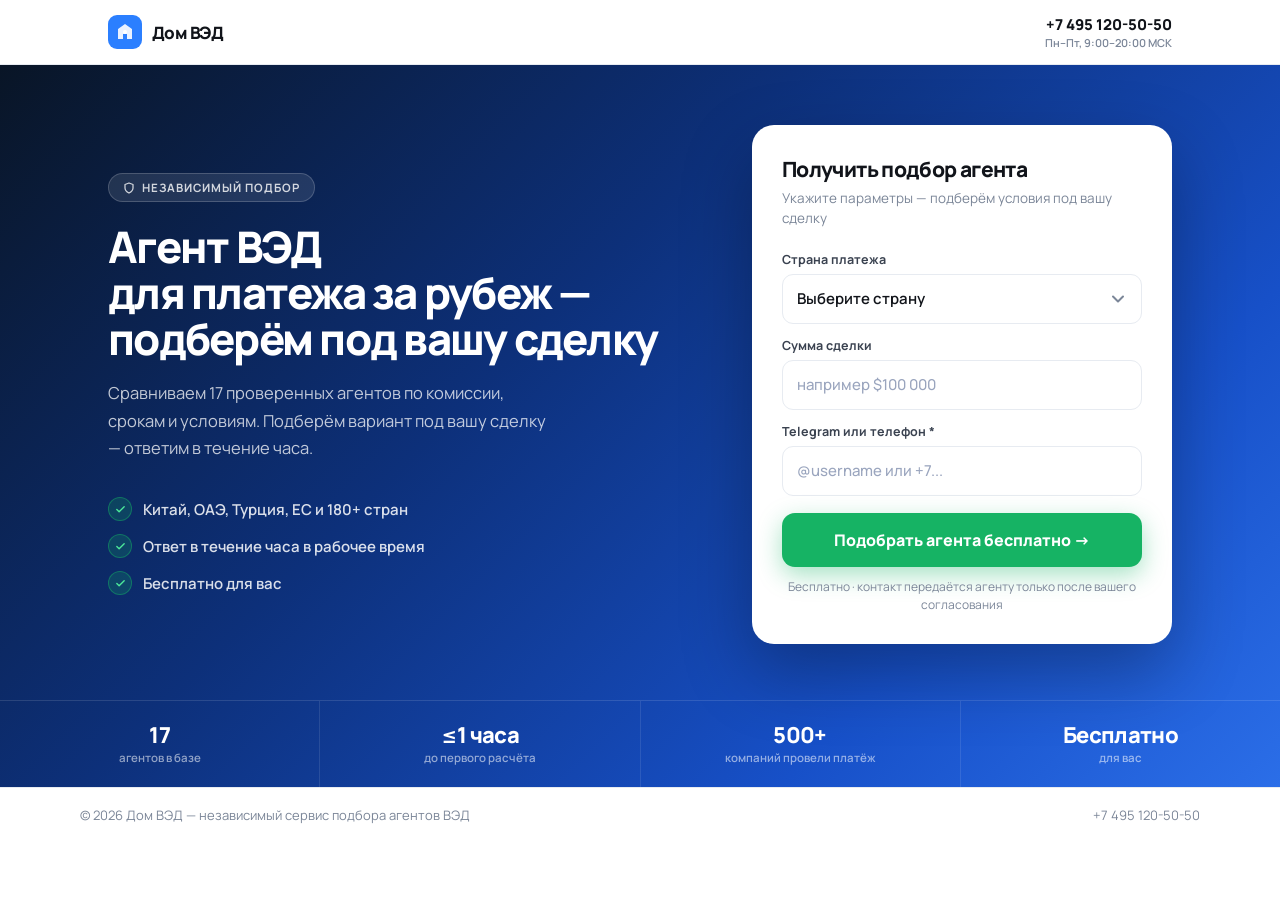
<file: lp-b.html>
<!DOCTYPE html>
<html lang="ru">
<head>
<meta charset="UTF-8">
<meta name="viewport" content="width=device-width, initial-scale=1.0">
<title>Агент ВЭД для платежа за рубеж — подбор бесплатно | Дом ВЭД</title>
<meta name="robots" content="noindex, nofollow">
<link rel="preconnect" href="https://fonts.googleapis.com">
<link rel="preconnect" href="https://fonts.gstatic.com" crossorigin>
<link rel="preload" href="https://fonts.googleapis.com/css2?family=Manrope:wght@500;600;700;800&display=swap" as="style" onload="this.onload=null;this.rel='stylesheet'">
<noscript><link href="https://fonts.googleapis.com/css2?family=Manrope:wght@500;600;700;800&display=swap" rel="stylesheet"></noscript>
<link rel="icon" type="image/svg+xml" href="favicon.svg">
<style>
:root {
  --ink:        #11141A;
  --ink-2:      #3A4250;
  --muted:      #7B8698;
  --line:       #E7EBF1;
  --card:       #FFFFFF;
  --brand:      #2B7FFF;
  --brand-700:  #145CD6;
  --brand-100:  #E7F0FF;
  --accent:     #16B364;
  --accent-700: #0E9457;
  --danger:     #E0463E;
  --font: "Manrope", -apple-system, BlinkMacSystemFont, "Segoe UI", Roboto, sans-serif;
}
* { box-sizing: border-box; margin: 0; padding: 0; }
body { font-family: var(--font); color: var(--ink); background: #fff; -webkit-font-smoothing: antialiased; }
a { color: inherit; text-decoration: none; }
button { font-family: inherit; cursor: pointer; border: none; background: none; }

/* ── Header ── */
.hdr {
  position: sticky; top: 0; z-index: 50;
  background: rgba(255,255,255,.96); backdrop-filter: blur(12px);
  border-bottom: 1px solid var(--line);
}
.hdr-inner {
  max-width: 1120px; margin: 0 auto; padding: 0 28px;
  display: flex; align-items: center; justify-content: space-between; height: 64px;
}
.logo { display: flex; align-items: center; gap: 10px; }
.logo-mark {
  width: 34px; height: 34px; background: var(--brand);
  border-radius: 9px; display: flex; align-items: center; justify-content: center; flex: none;
}
.logo-mark svg { width: 20px; height: 20px; }
.logo-text { font-size: 17px; font-weight: 800; letter-spacing: -0.03em; color: var(--ink); }
.hdr-phone { font-weight: 800; font-size: 15px; color: var(--ink); text-align: right; }
.hdr-phone small { display: block; font-size: 11px; font-weight: 600; color: var(--muted); }
.hdr-call {
  display: none; align-items: center; gap: 7px;
  background: var(--brand); color: #fff; border-radius: 10px;
  padding: 10px 16px; font-size: 14px; font-weight: 700;
}
.hdr-call svg { width: 15px; height: 15px; }

/* ── Hero ── */
.hero {
  background: linear-gradient(135deg, #091526 0%, #0D307A 40%, #1750C8 75%, #2B6EE8 100%);
  padding: 0 0 0;
}
.hero-inner {
  max-width: 1120px; margin: 0 auto; padding: 60px 28px 56px;
  display: grid; grid-template-columns: 1fr 420px; gap: 60px; align-items: center;
}

/* ── Copy ── */
.hero-copy { color: #fff; }
.hero-eyebrow {
  display: inline-flex; align-items: center; gap: 7px;
  background: rgba(255,255,255,.1); border: 1px solid rgba(255,255,255,.18);
  border-radius: 100px; padding: 6px 14px;
  font-size: 11.5px; font-weight: 700; color: rgba(255,255,255,.8);
  text-transform: uppercase; letter-spacing: .08em; margin-bottom: 22px;
}
.hero-eyebrow svg { width: 12px; height: 12px; flex: none; }
.hero-h1 {
  font-size: clamp(30px, 3.4vw, 52px); font-weight: 800;
  letter-spacing: -0.04em; line-height: 1.05; color: #fff; margin-bottom: 18px;
}
.hero-sub {
  font-size: 16.5px; color: rgba(255,255,255,.75); line-height: 1.65;
  max-width: 440px; margin-bottom: 36px;
}
.trust-list { display: flex; flex-direction: column; gap: 13px; }
.trust-item {
  display: flex; align-items: center; gap: 11px;
  font-size: 15px; font-weight: 600; color: rgba(255,255,255,.85);
}
.trust-check {
  width: 24px; height: 24px; border-radius: 50%; flex: none;
  background: rgba(22,179,100,.2); border: 1.5px solid rgba(22,179,100,.45);
  display: flex; align-items: center; justify-content: center;
}
.trust-check svg { width: 11px; height: 11px; color: #4CE89A; }

/* ── Form card ── */
.form-card {
  background: #fff; border-radius: 22px; padding: 30px;
  box-shadow: 0 28px 70px rgba(0,0,0,.30);
}
.form-card-title { font-size: 21px; font-weight: 800; letter-spacing: -0.03em; margin-bottom: 5px; }
.form-card-sub { font-size: 13.5px; color: var(--muted); margin-bottom: 22px; line-height: 1.5; }
.field { margin-bottom: 13px; }
.field label { display: block; font-size: 12.5px; font-weight: 700; color: var(--ink-2); margin-bottom: 6px; }
.control {
  width: 100%; height: 50px; border: 1.5px solid var(--line); border-radius: 11px;
  padding: 0 14px; font-size: 15px; font-family: inherit; color: var(--ink);
  font-weight: 600; background: #fff; outline: none;
  transition: border-color .15s, box-shadow .15s; appearance: none;
}
select.control {
  background-image: url("data:image/svg+xml,%3Csvg xmlns='http://www.w3.org/2000/svg' width='20' height='20' viewBox='0 0 24 24' fill='none' stroke='%237B8698' stroke-width='2.4' stroke-linecap='round' stroke-linejoin='round'%3E%3Cpolyline points='6 9 12 15 18 9'/%3E%3C/svg%3E");
  background-repeat: no-repeat; background-position: right 13px center;
  padding-right: 40px; cursor: pointer;
}
.control:focus { border-color: var(--brand); box-shadow: 0 0 0 3px var(--brand-100); }
.control::placeholder { color: #9AA5BE; font-weight: 500; }
.field.invalid .control { border-color: var(--danger); }
.field .hint { font-size: 12px; color: var(--danger); margin-top: 4px; display: none; }
.field.invalid .hint { display: block; }
.cta-btn {
  width: 100%; height: 54px; margin-top: 4px;
  background: var(--accent); color: #fff;
  border-radius: 13px; font-size: 16px; font-weight: 800;
  box-shadow: 0 8px 24px rgba(22,179,100,.38);
  transition: background .15s, transform .1s;
}
.cta-btn:hover { background: var(--accent-700); }
.cta-btn:active { transform: translateY(1px); }
.form-note { font-size: 12px; color: var(--muted); text-align: center; margin-top: 11px; line-height: 1.5; }

/* ── Success ── */
.form-ok { display: none; text-align: center; padding: 18px 0 8px; }
.form-ok.show { display: block; }
.form-ok svg { color: var(--accent); width: 50px; height: 50px; margin-bottom: 12px; }
.form-ok h3 { font-size: 21px; font-weight: 800; margin-bottom: 8px; }
.form-ok p { font-size: 14.5px; color: var(--muted); line-height: 1.55; }

/* ── Stats bar (inside hero, bottom) ── */
.hero-stats {
  border-top: 1px solid rgba(255,255,255,.12);
  display: flex;
}
.hs-item { flex: 1; padding: 22px 0; text-align: center; border-right: 1px solid rgba(255,255,255,.1); }
.hs-item:last-child { border-right: none; }
.hs-val { font-size: 22px; font-weight: 800; color: #fff; letter-spacing: -.03em; line-height: 1.1; }
.hs-lbl { font-size: 11.5px; color: rgba(255,255,255,.55); font-weight: 600; margin-top: 3px; }

/* ── Footer ── */
.ftr { padding: 18px 28px; border-top: 1px solid var(--line); }
.ftr-inner {
  max-width: 1120px; margin: 0 auto;
  display: flex; align-items: center; justify-content: space-between; flex-wrap: wrap; gap: 8px;
}
.ftr-copy { font-size: 13px; color: var(--muted); }
.ftr-tel { font-size: 13px; color: var(--muted); }
.ftr-tel:hover { color: var(--ink); }

/* ── Responsive ── */
@media (max-width: 900px) {
  .hdr-phone { display: none; }
  .hdr-call { display: flex; }
  .hero-inner { grid-template-columns: 1fr; gap: 32px; padding: 40px 24px 40px; }
  .hero-sub { max-width: 100%; }
  .hero-stats { display: grid; grid-template-columns: 1fr 1fr; }
  .hs-item:nth-child(2) { border-right: none; }
  .hs-item:nth-child(3), .hs-item:nth-child(4) { border-top: 1px solid rgba(255,255,255,.1); }
  .hs-item:nth-child(4) { border-right: none; }
}
@media (max-width: 540px) {
  .hero-inner { padding: 28px 16px 32px; gap: 20px; }
  .hero-eyebrow { display: none; }
  .hero-sub { display: none; }
  .trust-list { display: none; }
  .hero-h1 { font-size: 27px; }
  .form-card { padding: 20px 18px; }
  .form-card-title { font-size: 18px; }
  .form-card-sub { display: none; }
  .hdr-inner { padding: 0 16px; }
  .ftr { padding: 16px; }
}
</style>
</head>
<body>

<!-- Header -->
<header class="hdr">
  <div class="hdr-inner">
    <div class="logo">
      <div class="logo-mark">
        <svg viewBox="0 0 20 20" fill="none" xmlns="http://www.w3.org/2000/svg">
          <path d="M10 2L3 7v10h5v-5h4v5h5V7L10 2z" fill="white" opacity=".9"/>
          <circle cx="10" cy="10" r="2" fill="white"/>
        </svg>
      </div>
      <span class="logo-text">Дом ВЭД</span>
    </div>
    <a href="tel:+74951205050" class="hdr-phone">
      +7 495 120-50-50
      <small>Пн–Пт, 9:00–20:00 МСК</small>
    </a>
    <a href="tel:+74951205050" class="hdr-call">
      <svg viewBox="0 0 24 24" fill="none" stroke="currentColor" stroke-width="2.2" stroke-linecap="round" stroke-linejoin="round"><path d="M22 16.92v3a2 2 0 0 1-2.18 2 19.79 19.79 0 0 1-8.63-3.07A19.5 19.5 0 0 1 4.69 12 19.79 19.79 0 0 1 1.58 3.5 2 2 0 0 1 3.55 1h3a2 2 0 0 1 2 1.72c.13.96.36 1.9.7 2.81a2 2 0 0 1-.45 2.11L7.91 8.5a16 16 0 0 0 6 6l.86-.86a2 2 0 0 1 2.11-.45c.91.34 1.85.57 2.81.7A2 2 0 0 1 22 16.92z"/></svg>
      Позвонить
    </a>
  </div>
</header>

<!-- Hero -->
<section class="hero">
  <div class="hero-inner">

    <!-- Copy -->
    <div class="hero-copy">
      <div class="hero-eyebrow">
        <svg viewBox="0 0 24 24" fill="none" stroke="currentColor" stroke-width="2.5" stroke-linecap="round" stroke-linejoin="round"><path d="M12 22s8-4 8-10V5l-8-3-8 3v7c0 6 8 10 8 10z"/></svg>
        Независимый подбор
      </div>
      <h1 class="hero-h1">Агент ВЭД<br>для платежа за рубеж —<br>подберём под вашу сделку</h1>
      <p class="hero-sub">Сравниваем 17 проверенных агентов по комиссии, срокам и условиям. Подберём вариант под вашу сделку — ответим в течение часа.</p>
      <div class="trust-list">
        <div class="trust-item">
          <div class="trust-check">
            <svg viewBox="0 0 24 24" fill="none" stroke="currentColor" stroke-width="3" stroke-linecap="round" stroke-linejoin="round"><polyline points="20 6 9 17 4 12"/></svg>
          </div>
          Китай, ОАЭ, Турция, ЕС и 180+ стран
        </div>
        <div class="trust-item">
          <div class="trust-check">
            <svg viewBox="0 0 24 24" fill="none" stroke="currentColor" stroke-width="3" stroke-linecap="round" stroke-linejoin="round"><polyline points="20 6 9 17 4 12"/></svg>
          </div>
          Ответ в течение часа в рабочее время
        </div>
        <div class="trust-item">
          <div class="trust-check">
            <svg viewBox="0 0 24 24" fill="none" stroke="currentColor" stroke-width="3" stroke-linecap="round" stroke-linejoin="round"><polyline points="20 6 9 17 4 12"/></svg>
          </div>
          Бесплатно для вас
        </div>
      </div>
    </div>

    <!-- Form card -->
    <div class="form-card">
      <h2 class="form-card-title">Получить подбор агента</h2>
      <p class="form-card-sub">Укажите параметры — подберём условия под вашу сделку</p>
      <form id="lpForm">
        <div class="field">
          <label for="fCountry">Страна платежа</label>
          <select class="control" id="fCountry" name="country">
            <option value="">Выберите страну</option>
            <option>Китай</option><option>ОАЭ</option><option>Турция</option>
            <option>Гонконг</option><option>Индия</option><option>Япония</option>
            <option>Корея</option><option>Вьетнам</option><option>Таиланд</option>
            <option>ЕС</option><option>США</option><option>Бразилия</option>
            <option>Казахстан</option><option>Кыргызстан</option><option>СНГ</option>
            <option>Другая страна</option>
          </select>
        </div>
        <div class="field">
          <label for="fAmount">Сумма сделки</label>
          <input class="control" id="fAmount" name="amount" type="text" inputmode="numeric" placeholder="например $100 000">
        </div>
        <div class="field">
          <label for="fPhone">Telegram или телефон *</label>
          <input class="control" id="fPhone" name="phone" type="text" placeholder="@username или +7..." required>
          <div class="hint">Введите контакт для связи</div>
        </div>
        <button type="submit" class="cta-btn">Подобрать агента бесплатно →</button>
        <p class="form-note">Бесплатно · контакт передаётся агенту только после вашего согласования</p>
      </form>
      <div class="form-ok" id="lpOk">
        <svg viewBox="0 0 24 24" fill="none" stroke="currentColor" stroke-width="2" stroke-linecap="round" stroke-linejoin="round"><path d="M22 11.08V12a10 10 0 1 1-5.93-9.14"/><polyline points="22 4 12 14.01 9 11.01"/></svg>
        <h3>Заявка принята!</h3>
        <p>Свяжемся в течение часа<br>в рабочее время.</p>
      </div>
    </div>

  </div>

  <!-- Stats bar -->
  <div class="hero-stats">
    <div class="hs-item"><div class="hs-val">17</div><div class="hs-lbl">агентов в базе</div></div>
    <div class="hs-item"><div class="hs-val">≤1 часа</div><div class="hs-lbl">до первого расчёта</div></div>
    <div class="hs-item"><div class="hs-val">500+</div><div class="hs-lbl">компаний провели платёж</div></div>
    <div class="hs-item"><div class="hs-val">Бесплатно</div><div class="hs-lbl">для вас</div></div>
  </div>
</section>

<!-- Footer -->
<footer class="ftr">
  <div class="ftr-inner">
    <span class="ftr-copy">© 2026 Дом ВЭД — независимый сервис подбора агентов ВЭД</span>
    <a href="tel:+74951205050" class="ftr-tel">+7 495 120-50-50</a>
  </div>
</footer>

<script>
var YM_COUNTER_ID = null;
function trackGoal(goalName, params) {
  if (YM_COUNTER_ID && typeof window.ym === 'function') {
    window.ym(YM_COUNTER_ID, 'reachGoal', goalName, params || {});
  }
  if (window.location.hostname === 'localhost' || window.location.hostname.includes('github.io')) {
    console.debug('[goal]', goalName, params);
  }
}
if (YM_COUNTER_ID) {
  (function(m,e,t,r,i,k,a){m[i]=m[i]||function(){(m[i].a=m[i].a||[]).push(arguments)};
  m[i].l=1*new Date();k=e.createElement(t),a=e.getElementsByTagName(t)[0],k.async=1,k.src=r,a.parentNode.insertBefore(k,a)})
  (window,document,"script","https://mc.yandex.ru/metrika/tag.js","ym");
  ym(YM_COUNTER_ID,"init",{clickmap:true,trackLinks:true,accurateTrackBounce:true,webvisor:true});
}

document.getElementById("lpForm").addEventListener("submit", function(e) {
  e.preventDefault();
  var phone = document.getElementById("fPhone");
  var digits = phone.value.replace(/[^\d]/g, "");
  var field = phone.closest(".field");
  if (digits.length < 10 && !phone.value.trim().startsWith("@")) {
    field.classList.add("invalid");
    phone.classList.add("err");
    return;
  }
  field.classList.remove("invalid");
  phone.classList.remove("err");
  this.style.display = "none";
  document.getElementById("lpOk").classList.add("show");
  trackGoal("lp_b_form_submit", {
    country: document.getElementById("fCountry").value,
    amount: document.getElementById("fAmount").value
  });
});

document.getElementById("fPhone").addEventListener("input", function() {
  this.classList.remove("err");
  this.closest(".field").classList.remove("invalid");
});
</script>
</body>
</html>
</file>
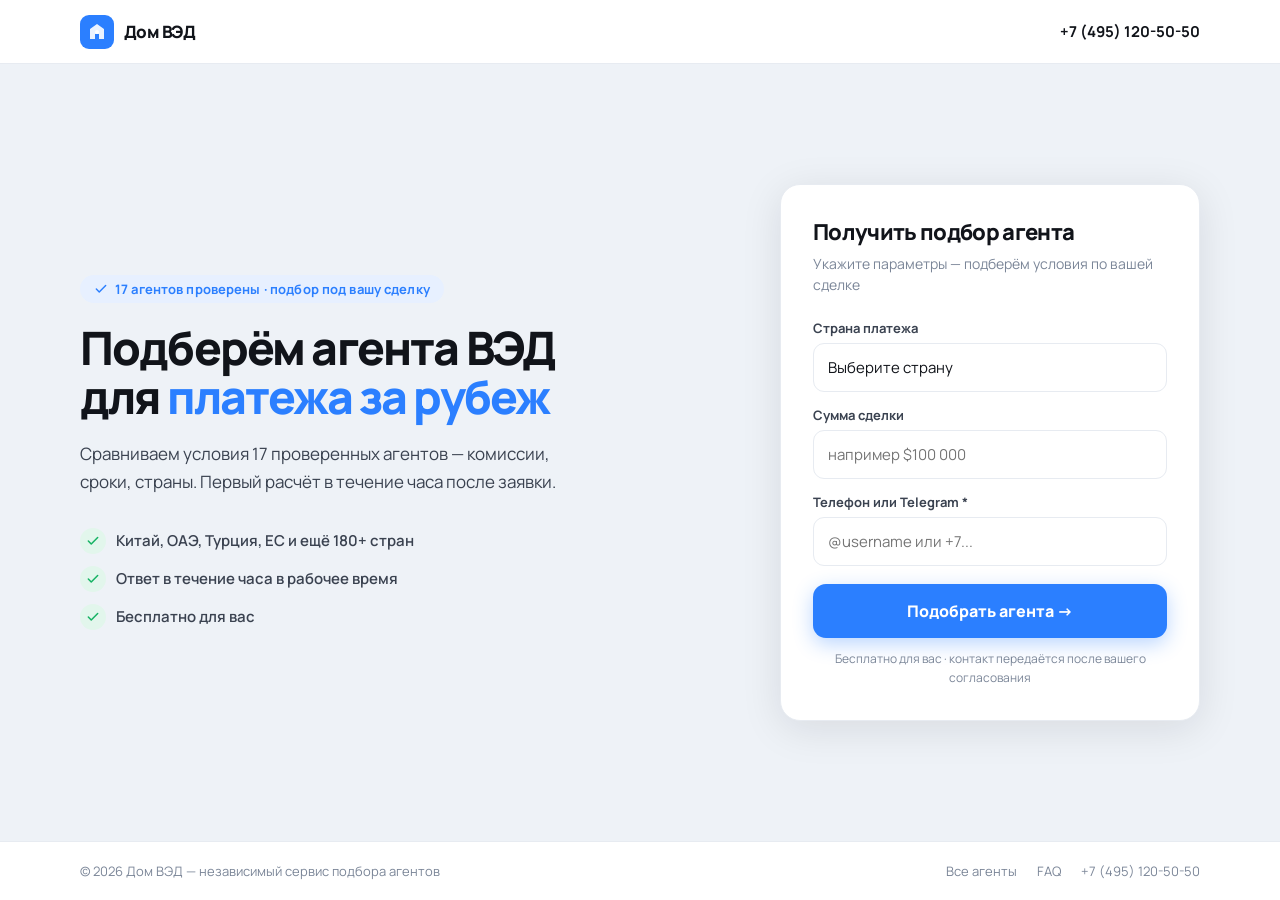
<file: lp.html>
<!DOCTYPE html>
<html lang="ru">
<head>
<meta charset="UTF-8">
<meta name="viewport" content="width=device-width, initial-scale=1.0">
<title>Подобрать агента ВЭД для платежа за рубеж — бесплатно | Дом ВЭД</title>
<meta name="robots" content="noindex, nofollow">
<link rel="preconnect" href="https://fonts.googleapis.com">
<link rel="preconnect" href="https://fonts.gstatic.com" crossorigin>
<link href="https://fonts.googleapis.com/css2?family=Manrope:wght@500;600;700;800&display=swap" rel="stylesheet">
<link rel="icon" type="image/svg+xml" href="favicon.svg">
<style>
:root {
  --ink:       #11141A;
  --ink-2:     #3A4250;
  --muted:     #7B8698;
  --line:      #E7EBF1;
  --bg:        #EEF2F7;
  --card:      #FFFFFF;
  --brand:     #2B7FFF;
  --brand-700: #145CD6;
  --brand-100: #E7F0FF;
  --accent:    #16B364;
  --accent-100:#E2F6EC;
  --font: "Manrope", -apple-system, BlinkMacSystemFont, sans-serif;
}
* { box-sizing: border-box; margin: 0; padding: 0; }
html, body { height: 100%; }
body {
  font-family: var(--font);
  background: var(--bg);
  color: var(--ink);
  -webkit-font-smoothing: antialiased;
}

/* ---- Layout ---- */
.page { min-height: 100vh; display: flex; flex-direction: column; }

/* ---- Header ---- */
.hdr {
  height: 64px; background: var(--card);
  border-bottom: 1px solid var(--line);
  display: flex; align-items: center;
  padding: 0 32px;
  flex-shrink: 0;
}
.hdr-inner { width: 100%; max-width: 1120px; margin: 0 auto; display: flex; align-items: center; justify-content: space-between; }
.logo { display: flex; align-items: center; gap: 10px; text-decoration: none; color: var(--ink); }
.logo-mark {
  width: 34px; height: 34px; background: var(--brand);
  border-radius: 9px; display: flex; align-items: center; justify-content: center;
}
.logo-mark svg { width: 20px; height: 20px; }
.logo-text { font-size: 17px; font-weight: 800; letter-spacing: -0.03em; }
.hdr-phone { font-size: 15px; font-weight: 700; color: var(--ink); text-decoration: none; }
.hdr-phone:hover { color: var(--brand); }

/* ---- Main ---- */
.lp-main {
  flex: 1;
  display: flex; align-items: center;
  padding: 32px;
}
.lp-grid {
  max-width: 1120px; width: 100%; margin: 0 auto;
  display: grid; grid-template-columns: 1fr 420px; gap: 64px; align-items: center;
}

/* ---- Copy ---- */
.lp-eyebrow {
  display: inline-flex; align-items: center; gap: 7px;
  background: var(--brand-100); color: var(--brand);
  border-radius: 20px; padding: 5px 14px;
  font-size: 13px; font-weight: 700; letter-spacing: .01em;
  margin-bottom: 20px;
}
.lp-eyebrow svg { width: 14px; height: 14px; flex: none; }
.lp-h1 {
  font-size: clamp(30px, 3.6vw, 48px);
  font-weight: 800; letter-spacing: -0.04em;
  line-height: 1.07; color: var(--ink);
  margin-bottom: 18px;
}
.lp-h1 span { color: var(--brand); }
.lp-sub {
  font-size: 17px; color: var(--ink-2); line-height: 1.65;
  max-width: 480px; margin-bottom: 32px;
}
.trust-list { display: flex; flex-direction: column; gap: 12px; }
.trust-item {
  display: flex; align-items: center; gap: 10px;
  font-size: 15px; font-weight: 600; color: var(--ink-2);
}
.trust-icon {
  width: 26px; height: 26px; border-radius: 50%; flex: none;
  background: var(--accent-100); color: var(--accent);
  display: flex; align-items: center; justify-content: center;
}
.trust-icon svg { width: 14px; height: 14px; }

/* ---- Form card ---- */
.form-card {
  background: var(--card);
  border: 1px solid var(--line);
  border-radius: 20px;
  padding: 32px;
  box-shadow: 0 8px 40px rgba(17,20,26,.10);
}
.form-card-title { font-size: 22px; font-weight: 800; letter-spacing: -0.03em; margin-bottom: 6px; }
.form-card-sub { font-size: 14px; color: var(--muted); margin-bottom: 24px; line-height: 1.5; }
.field { margin-bottom: 14px; }
.field label { display: block; font-size: 13px; font-weight: 700; color: var(--ink-2); margin-bottom: 6px; }
.control {
  width: 100%; padding: 13px 14px;
  border: 1.5px solid var(--line); border-radius: 11px;
  font-family: var(--font); font-size: 15px; color: var(--ink);
  background: var(--card); outline: none;
  transition: border-color .15s;
  appearance: none; -webkit-appearance: none;
}
.control:focus { border-color: var(--brand); box-shadow: 0 0 0 3px var(--brand-100); }
.control.err { border-color: #E0463E; }
.hint { font-size: 12px; color: #E0463E; display: none; margin-top: 4px; }
.field.invalid .hint { display: block; }
.field.invalid .control { border-color: #E0463E; }
.cta-btn {
  width: 100%; padding: 16px;
  background: var(--brand); color: #fff;
  border: none; border-radius: 13px;
  font-family: var(--font); font-size: 16px; font-weight: 800;
  cursor: pointer; margin-top: 4px;
  box-shadow: 0 6px 20px rgba(43,127,255,.32);
  transition: background .15s, transform .1s;
}
.cta-btn:hover { background: var(--brand-700); }
.cta-btn:active { transform: translateY(1px); }
.form-disclaimer {
  font-size: 12px; color: var(--muted); text-align: center;
  margin-top: 12px; line-height: 1.55;
}

/* ---- Success ---- */
.form-ok {
  display: none; text-align: center; padding: 16px 0;
}
.form-ok.show { display: block; }
.form-ok svg { color: var(--accent); width: 48px; height: 48px; margin-bottom: 12px; }
.form-ok h3 { font-size: 20px; font-weight: 800; margin-bottom: 8px; }
.form-ok p { font-size: 15px; color: var(--muted); line-height: 1.55; }

/* ---- Footer ---- */
.lp-ftr {
  background: var(--card); border-top: 1px solid var(--line);
  padding: 20px 32px;
  flex-shrink: 0;
}
.lp-ftr-inner {
  max-width: 1120px; margin: 0 auto;
  display: flex; align-items: center; justify-content: space-between;
  flex-wrap: wrap; gap: 8px;
}
.ftr-copy { font-size: 13px; color: var(--muted); }
.ftr-links { display: flex; gap: 20px; }
.ftr-links a { font-size: 13px; color: var(--muted); text-decoration: none; }
.ftr-links a:hover { color: var(--ink); }

/* ---- Mobile ---- */
@media (max-width: 840px) {
  .lp-main { padding: 24px 20px; align-items: flex-start; }
  .lp-grid { grid-template-columns: 1fr; gap: 32px; }
  .trust-list { flex-direction: row; flex-wrap: wrap; gap: 10px; }
  .trust-item { font-size: 13.5px; }
  .hdr { padding: 0 20px; }
  .lp-ftr { padding: 16px 20px; }
}
@media (max-width: 480px) {
  .trust-list { flex-direction: column; }
  .form-card { padding: 24px 20px; }
  .lp-h1 { font-size: 28px; }
}
</style>
</head>
<body>
<div class="page">

<!-- Header -->
<header class="hdr">
  <div class="hdr-inner">
    <a href="/" class="logo">
      <div class="logo-mark">
        <svg viewBox="0 0 20 20" fill="none" xmlns="http://www.w3.org/2000/svg">
          <path d="M10 2L3 7v10h5v-5h4v5h5V7L10 2z" fill="white" opacity=".9"/>
          <circle cx="10" cy="10" r="2" fill="white"/>
        </svg>
      </div>
      <span class="logo-text">Дом ВЭД</span>
    </a>
    <a href="tel:+74951205050" class="hdr-phone">+7 (495) 120-50-50</a>
  </div>
</header>

<!-- Main -->
<main class="lp-main">
  <div class="lp-grid">

    <!-- Copy -->
    <div class="lp-copy">
      <div class="lp-eyebrow">
        <svg viewBox="0 0 24 24" fill="none" stroke="currentColor" stroke-width="2.5" stroke-linecap="round" stroke-linejoin="round"><polyline points="20 6 9 17 4 12"/></svg>
        17 агентов проверены · подбор под вашу сделку
      </div>
      <h1 class="lp-h1">Подберём агента ВЭД<br>для <span>платежа за рубеж</span></h1>
      <p class="lp-sub">Сравниваем условия 17 проверенных агентов — комиссии, сроки, страны. Первый расчёт в течение часа после заявки.</p>
      <div class="trust-list">
        <div class="trust-item">
          <div class="trust-icon">
            <svg viewBox="0 0 24 24" fill="none" stroke="currentColor" stroke-width="2.6" stroke-linecap="round" stroke-linejoin="round"><polyline points="20 6 9 17 4 12"/></svg>
          </div>
          Китай, ОАЭ, Турция, ЕС и ещё 180+ стран
        </div>
        <div class="trust-item">
          <div class="trust-icon">
            <svg viewBox="0 0 24 24" fill="none" stroke="currentColor" stroke-width="2.6" stroke-linecap="round" stroke-linejoin="round"><polyline points="20 6 9 17 4 12"/></svg>
          </div>
          Ответ в течение часа в рабочее время
        </div>
        <div class="trust-item">
          <div class="trust-icon">
            <svg viewBox="0 0 24 24" fill="none" stroke="currentColor" stroke-width="2.6" stroke-linecap="round" stroke-linejoin="round"><polyline points="20 6 9 17 4 12"/></svg>
          </div>
          Бесплатно для вас
        </div>
      </div>
    </div>

    <!-- Form -->
    <div class="form-card">
      <h2 class="form-card-title">Получить подбор агента</h2>
      <p class="form-card-sub">Укажите параметры — подберём условия по вашей сделке</p>
      <form id="lpForm">
        <div class="field">
          <label for="lpCountry">Страна платежа</label>
          <select class="control" id="lpCountry" name="country">
            <option value="">Выберите страну</option>
            <option>Китай</option><option>ОАЭ</option><option>Турция</option>
            <option>Гонконг</option><option>Индия</option><option>Япония</option>
            <option>Корея</option><option>Вьетнам</option><option>Таиланд</option>
            <option>ЕС</option><option>США</option><option>Бразилия</option>
            <option>Казахстан</option><option>Кыргызстан</option><option>СНГ</option>
            <option>Другая страна</option>
          </select>
        </div>
        <div class="field">
          <label for="lpAmount">Сумма сделки</label>
          <input class="control" id="lpAmount" name="amount" type="text" inputmode="numeric" placeholder="например $100 000">
        </div>
        <div class="field">
          <label for="lpPhone">Телефон или Telegram *</label>
          <input class="control" id="lpPhone" name="phone" type="text" placeholder="@username или +7..." required>
          <div class="hint">Введите контакт для связи</div>
        </div>
        <button type="submit" class="cta-btn">Подобрать агента →</button>
        <p class="form-disclaimer">Бесплатно для вас · контакт передаётся после вашего согласования</p>
      </form>
      <div class="form-ok" id="lpOk">
        <svg viewBox="0 0 24 24" fill="none" stroke="currentColor" stroke-width="2" stroke-linecap="round" stroke-linejoin="round"><path d="M22 11.08V12a10 10 0 1 1-5.93-9.14"/><polyline points="22 4 12 14.01 9 11.01"/></svg>
        <h3>Заявка принята!</h3>
        <p>Свяжемся в течение часа.</p>
      </div>
    </div>

  </div>
</main>

<!-- Footer -->
<footer class="lp-ftr">
  <div class="lp-ftr-inner">
    <span class="ftr-copy">© 2026 Дом ВЭД — независимый сервис подбора агентов</span>
    <div class="ftr-links">
      <a href="/index.html">Все агенты</a>
      <a href="/index.html#faq">FAQ</a>
      <a href="tel:+74951205050">+7 (495) 120-50-50</a>
    </div>
  </div>
</footer>

</div>

<script>
var YM_COUNTER_ID = null;
function trackGoal(goalName, params) {
  if (YM_COUNTER_ID && typeof window.ym === 'function') {
    window.ym(YM_COUNTER_ID, 'reachGoal', goalName, params || {});
  }
  if (window.location.hostname === 'localhost' || window.location.hostname.includes('github.io')) {
    console.debug('[goal]', goalName, params);
  }
}
if (YM_COUNTER_ID) {
  (function(m,e,t,r,i,k,a){m[i]=m[i]||function(){(m[i].a=m[i].a||[]).push(arguments)};
  m[i].l=1*new Date();k=e.createElement(t),a=e.getElementsByTagName(t)[0],k.async=1,k.src=r,a.parentNode.insertBefore(k,a)})
  (window,document,"script","https://mc.yandex.ru/metrika/tag.js","ym");
  ym(YM_COUNTER_ID,"init",{clickmap:true,trackLinks:true,accurateTrackBounce:true,webvisor:true});
}

document.getElementById("lpForm").addEventListener("submit", function(e) {
  e.preventDefault();
  var phone = document.getElementById("lpPhone");
  var digits = phone.value.replace(/[^\d]/g, "");
  var field = phone.closest(".field");
  if (digits.length < 10 && !phone.value.startsWith("@")) {
    field.classList.add("invalid");
    phone.classList.add("err");
    return;
  }
  field.classList.remove("invalid");
  this.style.display = "none";
  document.getElementById("lpOk").classList.add("show");
  trackGoal("lp_form_submit", {
    country: document.getElementById("lpCountry").value,
    amount: document.getElementById("lpAmount").value
  });
});

document.getElementById("lpPhone").addEventListener("input", function() {
  this.classList.remove("err");
  this.closest(".field").classList.remove("invalid");
});
</script>
</body>
</html>
</file>
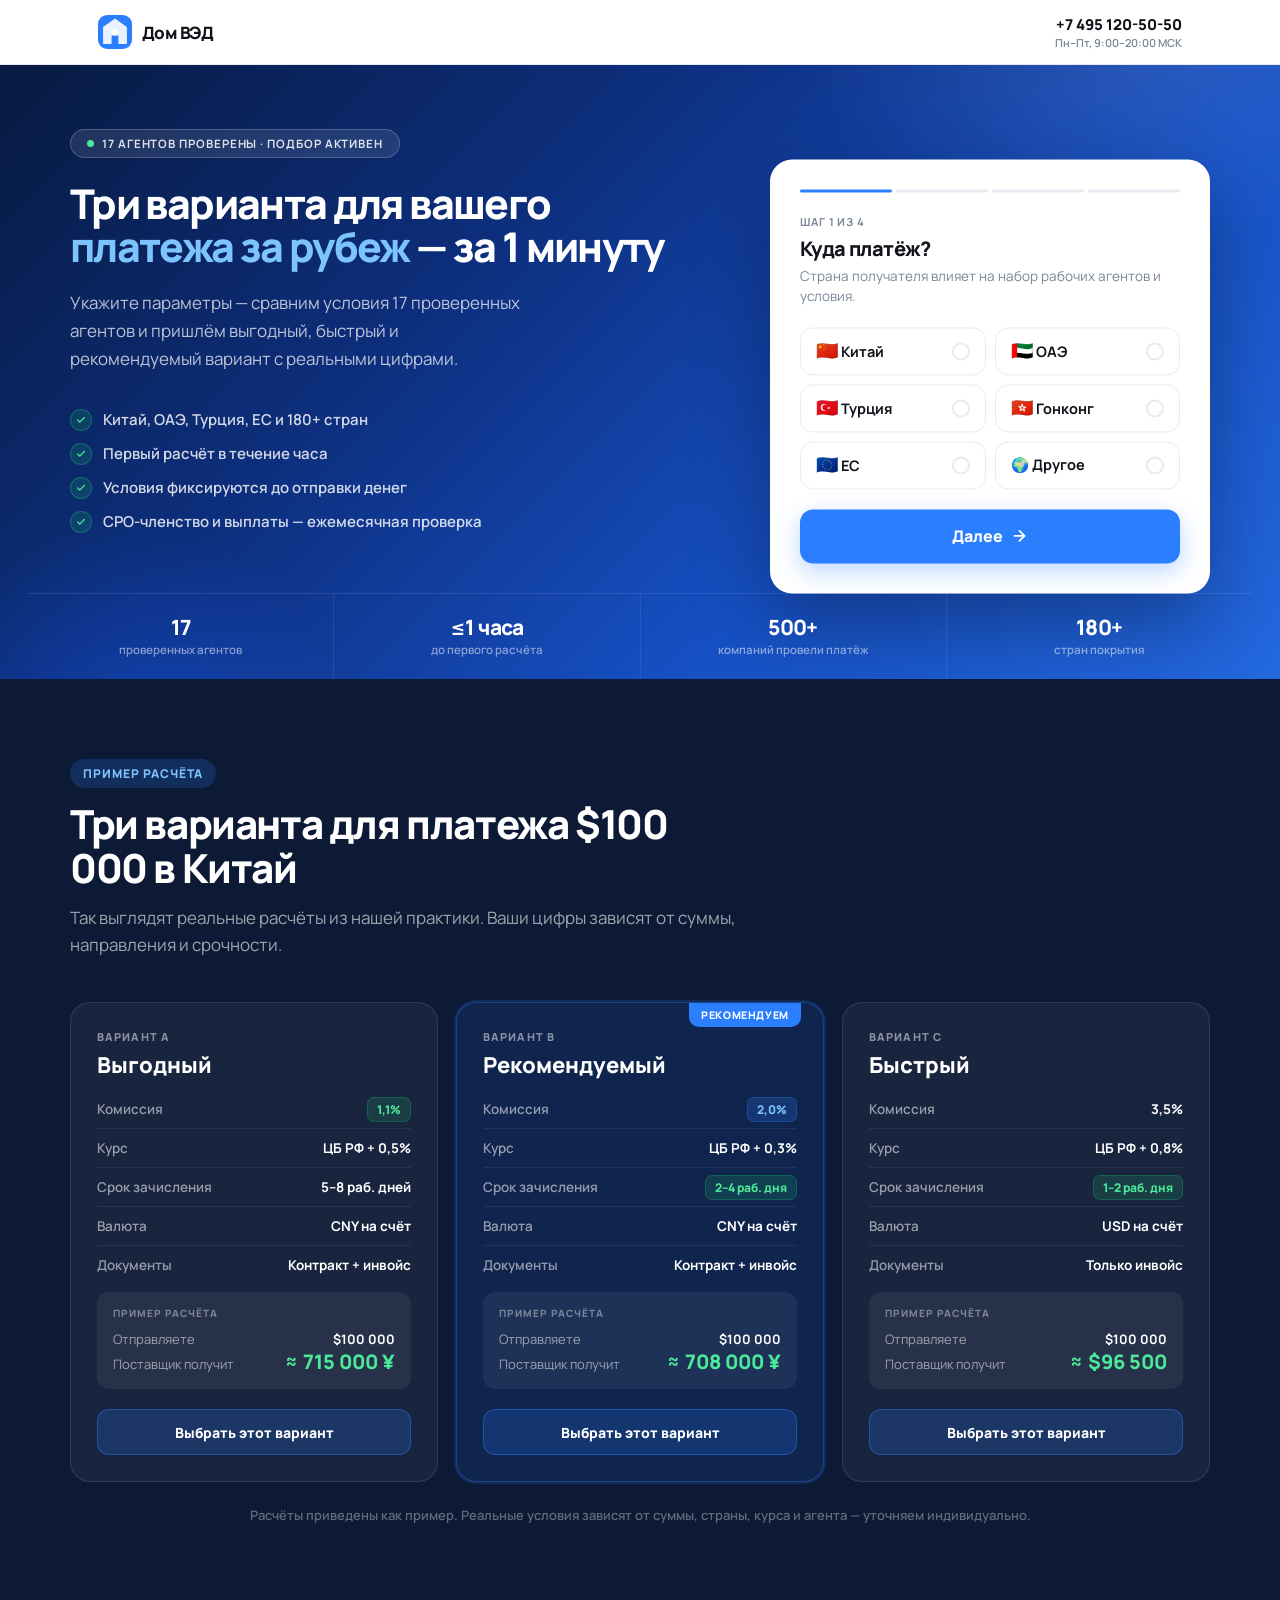
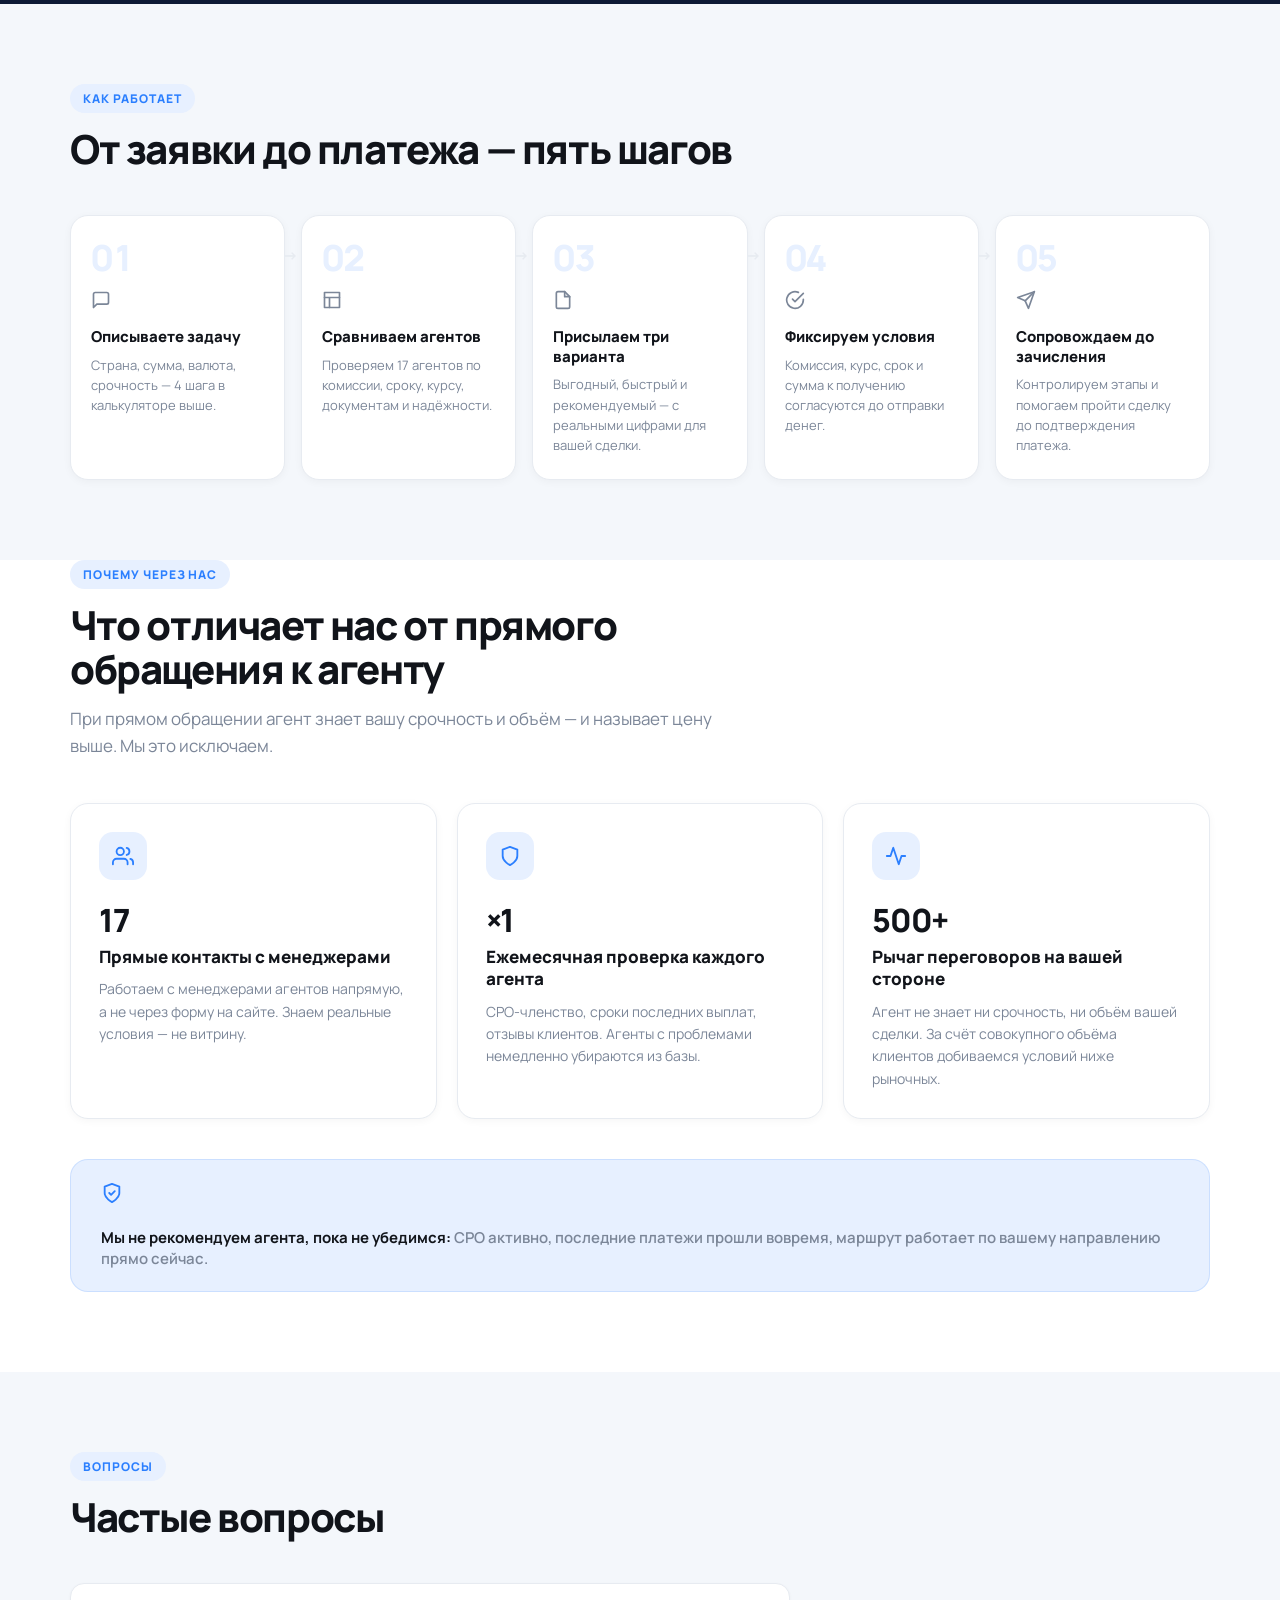
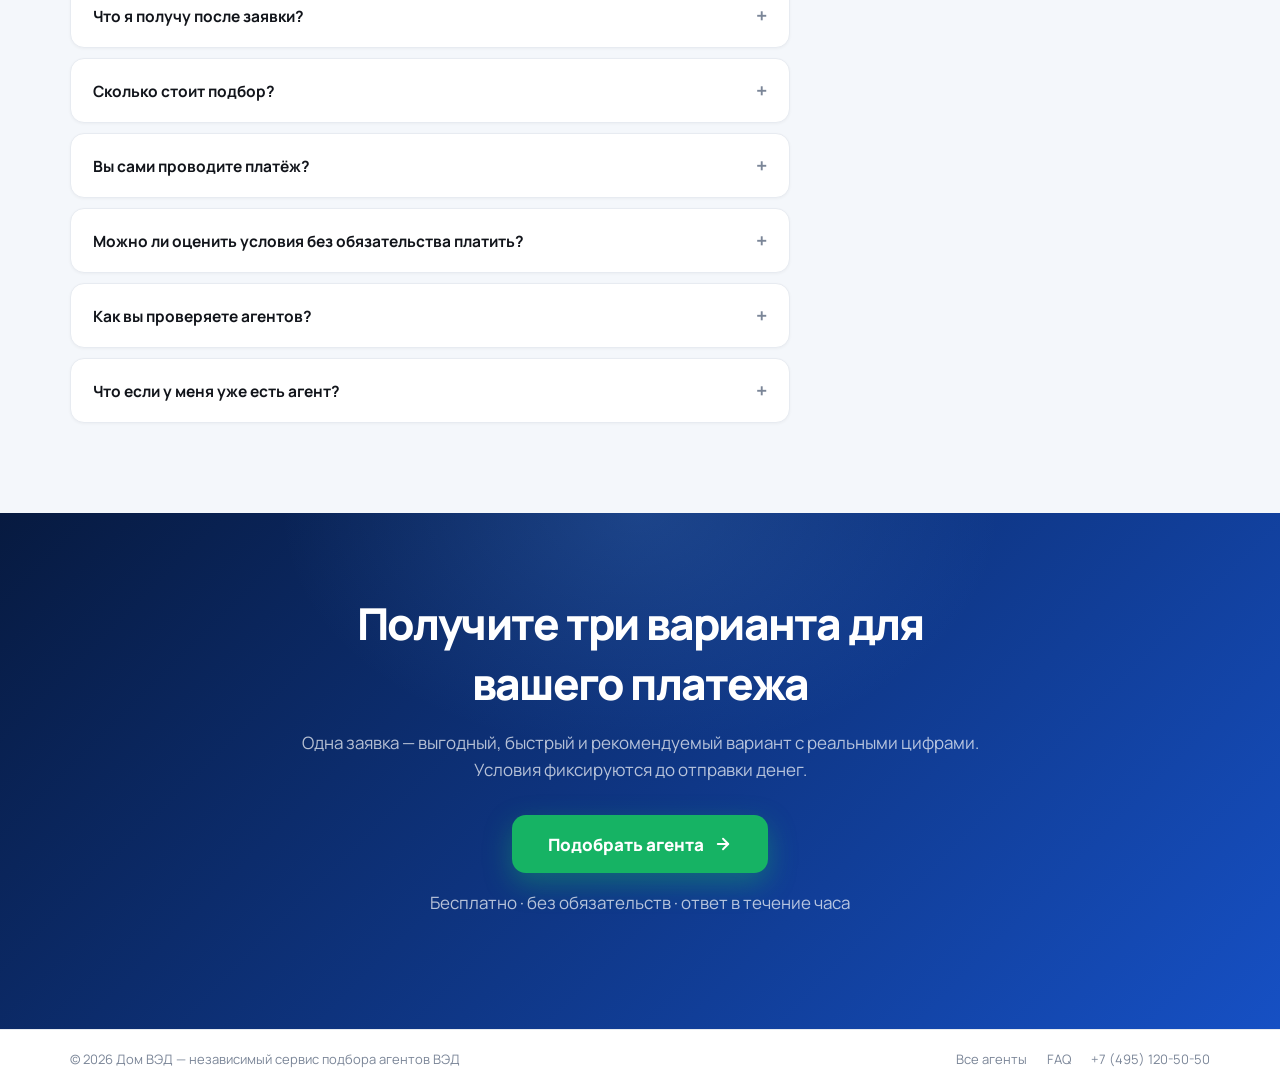
<file: scanner.html>
<!DOCTYPE html>
<html lang="ru">
<head>
<meta charset="UTF-8">
<meta name="viewport" content="width=device-width, initial-scale=1.0">
<title>Подбор агента ВЭД — три варианта для вашего платежа | Дом ВЭД</title>
<meta name="robots" content="noindex, nofollow">
<meta name="description" content="Укажите параметры платежа — сравним условия 17 проверенных агентов и пришлём три варианта: выгодный, быстрый и надёжный. Китай, ОАЭ, Турция, ЕС.">
<link rel="preconnect" href="https://fonts.googleapis.com">
<link rel="preconnect" href="https://fonts.gstatic.com" crossorigin>
<link rel="preload" href="https://fonts.googleapis.com/css2?family=Manrope:wght@500;600;700;800&display=swap" as="style" onload="this.onload=null;this.rel='stylesheet'">
<noscript><link href="https://fonts.googleapis.com/css2?family=Manrope:wght@500;600;700;800&display=swap" rel="stylesheet"></noscript>
<link rel="icon" type="image/svg+xml" href="favicon.svg">
<style>
:root {
  --ink:        #11141A;
  --ink-2:      #3A4250;
  --muted:      #7B8698;
  --line:       #E7EBF1;
  --bg:         #F4F7FB;
  --card:       #FFFFFF;
  --brand:      #2B7FFF;
  --brand-700:  #145CD6;
  --brand-100:  #E7F0FF;
  --accent:     #16B364;
  --accent-700: #0E9457;
  --accent-100: #E2F6EC;
  --gold:       #F59E0B;
  --font: "Manrope", -apple-system, BlinkMacSystemFont, "Segoe UI", Roboto, sans-serif;
}
* { box-sizing: border-box; margin: 0; padding: 0; }
html { scroll-behavior: smooth; }
body { font-family: var(--font); color: var(--ink); background: var(--bg); -webkit-font-smoothing: antialiased; }
a { color: inherit; text-decoration: none; }
button { font-family: inherit; cursor: pointer; border: none; background: none; }
p { margin: 0; }

/* ── Header ── */
.hdr {
  position: sticky; top: 0; z-index: 50;
  background: rgba(255,255,255,.96); backdrop-filter: blur(12px);
  border-bottom: 1px solid var(--line);
}
.hdr-inner {
  max-width: 1140px; margin: 0 auto; padding: 0 28px;
  display: flex; align-items: center; justify-content: space-between; height: 64px;
}
.logo { display: flex; align-items: center; gap: 10px; }
.logo-mark {
  width: 34px; height: 34px; background: var(--brand);
  border-radius: 9px; display: flex; align-items: center; justify-content: center; flex: none;
}
.logo-text { font-size: 17px; font-weight: 800; letter-spacing: -0.03em; color: var(--ink); }
.hdr-phone { font-weight: 800; font-size: 15px; color: var(--ink); text-align: right; }
.hdr-phone small { display: block; font-size: 11px; font-weight: 600; color: var(--muted); }
.hdr-call {
  display: none; align-items: center; gap: 7px;
  background: var(--brand); color: #fff; border-radius: 10px;
  padding: 10px 16px; font-size: 14px; font-weight: 700;
}

/* ── Hero ── */
.hero {
  background: linear-gradient(135deg, #071A40 0%, #0D2E7C 35%, #1650C4 68%, #2468E0 100%);
  padding: 64px 28px 0;
  position: relative; overflow: hidden;
}
.hero::before {
  content: ''; position: absolute; inset: 0; pointer-events: none;
  background:
    radial-gradient(ellipse 600px 400px at 90% -10%, rgba(255,255,255,.10) 0%, transparent 60%),
    radial-gradient(ellipse 400px 400px at 10% 110%, rgba(20,80,210,.5) 0%, transparent 55%);
}
.hero-inner {
  max-width: 1140px; margin: 0 auto;
  display: grid; grid-template-columns: 1fr 440px; gap: 64px; align-items: start;
  position: relative; z-index: 1;
}

/* ── Copy ── */
.hero-copy { color: #fff; padding-bottom: 60px; }
.eyebrow-pill {
  display: inline-flex; align-items: center; gap: 8px;
  background: rgba(255,255,255,.1); border: 1px solid rgba(255,255,255,.2);
  border-radius: 100px; padding: 6px 16px;
  font-size: 11.5px; font-weight: 700; color: rgba(255,255,255,.85);
  text-transform: uppercase; letter-spacing: .08em; margin-bottom: 24px;
}
.pulse-dot {
  width: 7px; height: 7px; border-radius: 50%; background: #4CE89A;
  animation: pulse 2s infinite;
}
@keyframes pulse {
  0%, 100% { opacity: 1; transform: scale(1); }
  50% { opacity: .6; transform: scale(.8); }
}
.hero-h1 {
  font-size: clamp(28px, 3.2vw, 50px); font-weight: 800;
  letter-spacing: -0.04em; line-height: 1.06; color: #fff;
  margin-bottom: 20px;
}
.hero-h1 em { font-style: normal; color: #7DC4FF; }
.hero-sub {
  font-size: 17px; color: rgba(255,255,255,.72); line-height: 1.65;
  max-width: 460px; margin-bottom: 36px;
}
.trust-list { display: flex; flex-direction: column; gap: 12px; }
.trust-item {
  display: flex; align-items: center; gap: 11px;
  font-size: 15px; font-weight: 600; color: rgba(255,255,255,.82);
}
.check-icon {
  width: 22px; height: 22px; border-radius: 50%; flex: none;
  background: rgba(22,179,100,.18); border: 1.5px solid rgba(22,179,100,.4);
  display: flex; align-items: center; justify-content: center;
}
.check-icon svg { width: 10px; height: 10px; color: #4CE89A; }

/* ── Wizard card ── */
.wizard-card {
  background: #fff; border-radius: 22px; padding: 30px;
  box-shadow: 0 32px 80px rgba(0,0,0,.32);
  position: sticky; top: 80px;
}
.wizard-progress {
  display: flex; gap: 4px; margin-bottom: 22px;
}
.progress-step {
  flex: 1; height: 3px; border-radius: 3px;
  background: var(--line); transition: background .3s;
}
.progress-step.done { background: var(--accent); }
.progress-step.active { background: var(--brand); }

.wizard-step { display: none; }
.wizard-step.active { display: block; }

.step-label {
  font-size: 11px; font-weight: 700; color: var(--muted);
  text-transform: uppercase; letter-spacing: .08em; margin-bottom: 8px;
}
.step-title {
  font-size: 20px; font-weight: 800; letter-spacing: -0.03em;
  margin-bottom: 5px; line-height: 1.2;
}
.step-sub { font-size: 13.5px; color: var(--muted); margin-bottom: 20px; line-height: 1.5; }

/* Country buttons grid */
.country-grid {
  display: grid; grid-template-columns: 1fr 1fr; gap: 9px; margin-bottom: 20px;
}
.country-btn {
  display: flex; align-items: center; justify-content: space-between;
  padding: 13px 15px; border-radius: 13px;
  border: 1.5px solid var(--line); background: #fff;
  font-size: 14.5px; font-weight: 700; color: var(--ink);
  transition: border-color .15s, background .15s, box-shadow .15s;
  cursor: pointer; text-align: left;
}
.country-btn:hover { border-color: var(--brand); background: var(--brand-100); }
.country-btn.selected {
  border-color: var(--brand); background: var(--brand-100);
  box-shadow: 0 0 0 3px rgba(43,127,255,.12);
}
.country-btn .radio {
  width: 18px; height: 18px; border-radius: 50%;
  border: 2px solid var(--line); flex: none;
  transition: border-color .15s; background: #fff;
  display: flex; align-items: center; justify-content: center;
}
.country-btn.selected .radio {
  border-color: var(--brand); background: var(--brand);
}
.country-btn.selected .radio::after {
  content: ''; width: 6px; height: 6px; border-radius: 50%; background: #fff;
}
.country-flag { font-size: 18px; line-height: 1; }

/* Input field */
.field { margin-bottom: 14px; }
.field label { display: block; font-size: 12.5px; font-weight: 700; color: var(--ink-2); margin-bottom: 6px; }
.control {
  width: 100%; height: 52px; border: 1.5px solid var(--line); border-radius: 12px;
  padding: 0 15px; font-size: 15px; font-family: inherit; color: var(--ink);
  font-weight: 600; background: #fff; outline: none;
  transition: border-color .15s, box-shadow .15s; appearance: none;
}
select.control {
  background-image: url("data:image/svg+xml,%3Csvg xmlns='http://www.w3.org/2000/svg' width='20' height='20' viewBox='0 0 24 24' fill='none' stroke='%237B8698' stroke-width='2.4' stroke-linecap='round' stroke-linejoin='round'%3E%3Cpolyline points='6 9 12 15 18 9'/%3E%3C/svg%3E");
  background-repeat: no-repeat; background-position: right 13px center; padding-right: 40px; cursor: pointer;
}
.control:focus { border-color: var(--brand); box-shadow: 0 0 0 3px var(--brand-100); }
.control::placeholder { color: #9AA5BE; font-weight: 500; }
.field.invalid .control { border-color: #E0463E; }
.field .hint { font-size: 12px; color: #E0463E; margin-top: 4px; display: none; }
.field.invalid .hint { display: block; }

/* Wizard buttons */
.btn-next {
  width: 100%; height: 54px; margin-top: 4px;
  background: var(--brand); color: #fff;
  border-radius: 13px; font-size: 16px; font-weight: 800;
  box-shadow: 0 8px 24px rgba(43,127,255,.32);
  transition: background .15s, transform .1s;
  display: flex; align-items: center; justify-content: center; gap: 8px;
}
.btn-next:hover { background: var(--brand-700); }
.btn-next:active { transform: translateY(1px); }
.btn-next svg { width: 17px; height: 17px; }

.btn-submit {
  width: 100%; height: 54px; margin-top: 4px;
  background: var(--accent); color: #fff;
  border-radius: 13px; font-size: 16px; font-weight: 800;
  box-shadow: 0 8px 24px rgba(22,179,100,.36);
  transition: background .15s, transform .1s;
}
.btn-submit:hover { background: var(--accent-700); }
.btn-submit:active { transform: translateY(1px); }

.btn-back {
  background: none; border: none; color: var(--muted);
  font-size: 13.5px; font-weight: 700; cursor: pointer;
  display: flex; align-items: center; gap: 5px; margin-bottom: 16px;
  padding: 0;
}
.btn-back:hover { color: var(--ink); }
.btn-back svg { width: 14px; height: 14px; }

.form-note { font-size: 12px; color: var(--muted); text-align: center; margin-top: 12px; line-height: 1.5; }

/* Success state */
.wizard-success { display: none; text-align: center; padding: 10px 0; }
.wizard-success.show { display: block; }
.success-icon {
  width: 60px; height: 60px; border-radius: 50%;
  background: var(--accent-100); margin: 0 auto 16px;
  display: flex; align-items: center; justify-content: center;
}
.success-icon svg { width: 28px; height: 28px; color: var(--accent); }
.wizard-success h3 { font-size: 20px; font-weight: 800; margin-bottom: 10px; }
.wizard-success p { font-size: 14px; color: var(--muted); line-height: 1.6; }

/* ── Stats bar ── */
.hero-stats {
  border-top: 1px solid rgba(255,255,255,.1);
  display: flex; position: relative; z-index: 1;
}
.hs-item { flex: 1; padding: 22px 0; text-align: center; border-right: 1px solid rgba(255,255,255,.08); }
.hs-item:last-child { border-right: none; }
.hs-val { font-size: 21px; font-weight: 800; color: #fff; letter-spacing: -.03em; line-height: 1.1; }
.hs-lbl { font-size: 11.5px; color: rgba(255,255,255,.5); font-weight: 600; margin-top: 3px; }

/* ── Section ── */
.section { padding: 80px 28px; }
.section-inner { max-width: 1140px; margin: 0 auto; }
.section-head { max-width: 680px; margin-bottom: 44px; }
.section-eyebrow {
  display: inline-flex; align-items: center; gap: 7px;
  font-size: 12px; font-weight: 800; letter-spacing: .08em; text-transform: uppercase;
  color: var(--brand); background: var(--brand-100);
  padding: 6px 13px; border-radius: 100px; margin-bottom: 14px;
}
.section-head h2 { font-size: clamp(26px, 3.5vw, 40px); font-weight: 800; letter-spacing: -0.035em; line-height: 1.1; margin-bottom: 14px; }
.section-head p { color: var(--muted); font-size: 17px; line-height: 1.6; }

/* ── Example routes ── */
.routes-section { background: #0D1A35; padding: 80px 28px; }
.routes-section .section-head h2 { color: #fff; }
.routes-section .section-head p { color: rgba(255,255,255,.6); }
.routes-section .section-eyebrow { background: rgba(43,127,255,.2); color: #7DC4FF; }

.routes-grid {
  display: grid; grid-template-columns: repeat(3, 1fr); gap: 18px;
}
.route-card {
  background: rgba(255,255,255,.05); border: 1px solid rgba(255,255,255,.1);
  border-radius: 20px; padding: 26px; position: relative; overflow: hidden;
  display: flex; flex-direction: column;
  transition: transform .2s, box-shadow .2s;
}
.route-card:hover { transform: translateY(-3px); box-shadow: 0 20px 50px rgba(0,0,0,.3); }
.route-card.recommended {
  background: rgba(43,127,255,.12); border-color: rgba(43,127,255,.35);
  box-shadow: 0 0 0 2px rgba(43,127,255,.18);
}
.route-card.recommended::before {
  content: 'Рекомендуем'; position: absolute; top: 0; right: 22px;
  background: var(--brand); color: #fff;
  font-size: 10.5px; font-weight: 800; letter-spacing: .06em; text-transform: uppercase;
  padding: 5px 12px; border-radius: 0 0 10px 10px;
}
.route-label {
  font-size: 11px; font-weight: 800; letter-spacing: .1em; text-transform: uppercase;
  color: rgba(255,255,255,.5); margin-bottom: 6px;
}
.route-title { font-size: 22px; font-weight: 800; color: #fff; margin-bottom: 20px; }

.route-table { display: flex; flex-direction: column; gap: 10px; flex: 1; }
.route-row {
  display: flex; justify-content: space-between; align-items: center;
  font-size: 13.5px; padding-bottom: 10px;
  border-bottom: 1px solid rgba(255,255,255,.07);
}
.route-row:last-child { border-bottom: none; padding-bottom: 0; }
.route-key { color: rgba(255,255,255,.55); font-weight: 600; }
.route-val { color: #fff; font-weight: 700; }
.badge-green {
  background: rgba(22,179,100,.18); border: 1px solid rgba(22,179,100,.3);
  color: #4CE89A; font-size: 12px; font-weight: 800;
  padding: 3px 9px; border-radius: 7px;
}
.badge-blue {
  background: rgba(43,127,255,.2); border: 1px solid rgba(43,127,255,.3);
  color: #7DC4FF; font-size: 12px; font-weight: 800;
  padding: 3px 9px; border-radius: 7px;
}

.route-calc {
  background: rgba(255,255,255,.06); border-radius: 12px;
  padding: 14px 16px; margin-top: 18px;
}
.route-calc-label { font-size: 10px; font-weight: 800; text-transform: uppercase; letter-spacing: .1em; color: rgba(255,255,255,.4); margin-bottom: 10px; }
.route-calc-row { display: flex; justify-content: space-between; align-items: baseline; font-size: 13px; }
.route-calc-row:first-of-type { margin-bottom: 5px; }
.route-calc-key { color: rgba(255,255,255,.55); }
.route-calc-val { color: #fff; font-weight: 700; }
.route-calc-val.big { font-size: 20px; font-weight: 800; color: #4CE89A; }

.route-cta {
  margin-top: 20px; width: 100%; height: 46px;
  background: rgba(43,127,255,.2); border: 1px solid rgba(43,127,255,.4);
  color: #fff; border-radius: 12px; font-size: 14px; font-weight: 800;
  transition: background .15s;
}
.route-cta:hover { background: rgba(43,127,255,.35); }

.routes-note {
  text-align: center; margin-top: 24px;
  font-size: 13px; color: rgba(255,255,255,.35); font-weight: 600;
}

/* ── How it works ── */
.steps-grid {
  display: grid; grid-template-columns: repeat(5, 1fr); gap: 16px;
  counter-reset: steps;
}
.step-card {
  background: var(--card); border: 1px solid var(--line);
  border-radius: 18px; padding: 24px 20px;
  position: relative;
  box-shadow: 0 2px 8px rgba(17,20,26,.04);
}
.step-num {
  font-size: 36px; font-weight: 800; letter-spacing: -0.04em;
  color: var(--brand-100); line-height: 1; margin-bottom: 14px;
  font-variant-numeric: tabular-nums;
}
.step-icon { color: var(--muted); margin-bottom: 12px; }
.step-icon svg { width: 20px; height: 20px; }
.step-card h4 { font-size: 15px; font-weight: 800; margin-bottom: 8px; line-height: 1.3; }
.step-card p { font-size: 13px; color: var(--muted); line-height: 1.55; }

/* Connector */
.steps-grid .step-card:not(:last-child)::after {
  content: '→'; position: absolute; right: -14px; top: 28px;
  font-size: 16px; color: var(--line); font-weight: 800; z-index: 2;
}

/* ── Why us ── */
.why-grid {
  display: grid; grid-template-columns: repeat(3, 1fr); gap: 20px;
}
.why-card {
  background: var(--card); border: 1px solid var(--line);
  border-radius: 18px; padding: 28px;
  box-shadow: 0 2px 8px rgba(17,20,26,.04);
}
.why-icon {
  width: 48px; height: 48px; border-radius: 14px;
  background: var(--brand-100); display: flex; align-items: center; justify-content: center;
  margin-bottom: 18px;
}
.why-icon svg { width: 22px; height: 22px; color: var(--brand); }
.why-val { font-size: 32px; font-weight: 800; letter-spacing: -0.04em; color: var(--ink); margin-bottom: 4px; }
.why-card h3 { font-size: 17px; font-weight: 800; margin-bottom: 10px; line-height: 1.3; }
.why-card p { font-size: 14px; color: var(--muted); line-height: 1.6; }

/* ── Trust bar ── */
.trust-bar {
  background: var(--brand-100); border: 1px solid rgba(43,127,255,.15);
  border-radius: 18px; padding: 22px 30px;
  display: flex; align-items: center; gap: 18px; flex-wrap: wrap;
  margin-top: 40px;
}
.trust-bar-icon { color: var(--brand); flex: none; }
.trust-bar-icon svg { width: 22px; height: 22px; }
.trust-bar p { font-size: 15px; font-weight: 700; color: var(--ink); }
.trust-bar span { color: var(--muted); font-weight: 600; }

/* ── FAQ ── */
.faq-section { background: var(--bg); }
.faq-list { max-width: 720px; }
details.faq-item {
  background: var(--card); border: 1px solid var(--line);
  border-radius: 14px; overflow: hidden; margin-bottom: 10px;
  box-shadow: 0 1px 3px rgba(17,20,26,.04);
}
details.faq-item summary {
  padding: 18px 22px; font-size: 15.5px; font-weight: 700; cursor: pointer;
  display: flex; justify-content: space-between; align-items: center; gap: 16px;
  list-style: none;
}
details.faq-item summary::-webkit-details-marker { display: none; }
details.faq-item summary::after {
  content: '+'; font-size: 20px; font-weight: 700; color: var(--muted);
  flex: none; transition: transform .2s;
}
details.faq-item[open] summary::after { content: '−'; }
.faq-body { padding: 0 22px 18px; font-size: 14.5px; color: var(--muted); line-height: 1.65; }

/* ── CTA section ── */
.cta-section {
  background: linear-gradient(135deg, #071A40 0%, #1650C4 100%);
  padding: 80px 28px; text-align: center; position: relative; overflow: hidden;
}
.cta-section::before {
  content: ''; position: absolute; inset: 0; pointer-events: none;
  background: radial-gradient(ellipse 600px 400px at 50% 0%, rgba(100,170,255,.18) 0%, transparent 60%);
}
.cta-inner { max-width: 680px; margin: 0 auto; position: relative; z-index: 1; }
.cta-section h2 { font-size: clamp(26px, 3.5vw, 44px); font-weight: 800; letter-spacing: -0.04em; color: #fff; margin-bottom: 16px; }
.cta-section p { font-size: 17px; color: rgba(255,255,255,.7); margin-bottom: 32px; line-height: 1.6; }
.cta-btn {
  display: inline-flex; align-items: center; gap: 10px;
  background: var(--accent); color: #fff;
  height: 58px; padding: 0 36px; border-radius: 14px;
  font-size: 17px; font-weight: 800;
  box-shadow: 0 10px 28px rgba(22,179,100,.4);
  transition: background .15s, transform .1s;
}
.cta-btn:hover { background: var(--accent-700); transform: translateY(-1px); }
.cta-btn svg { width: 18px; height: 18px; }
.cta-note { font-size: 13px; color: rgba(255,255,255,.45); margin-top: 16px; }

/* ── Footer ── */
.ftr { padding: 20px 28px; border-top: 1px solid var(--line); background: #fff; }
.ftr-inner {
  max-width: 1140px; margin: 0 auto;
  display: flex; align-items: center; justify-content: space-between; flex-wrap: wrap; gap: 8px;
}
.ftr-copy { font-size: 13px; color: var(--muted); }
.ftr-links { display: flex; gap: 20px; }
.ftr-links a { font-size: 13px; color: var(--muted); }
.ftr-links a:hover { color: var(--ink); }

/* ── Responsive ── */
@media (max-width: 1024px) {
  .routes-grid { grid-template-columns: 1fr 1fr; }
  .route-card:last-child { grid-column: span 2; max-width: 420px; margin: 0 auto; width: 100%; }
  .steps-grid { grid-template-columns: 1fr 1fr; gap: 14px; }
  .steps-grid .step-card:not(:last-child)::after { display: none; }
}
@media (max-width: 900px) {
  .hero-inner { grid-template-columns: 1fr; gap: 40px; }
  .hero-copy { padding-bottom: 0; }
  .wizard-card { position: static; }
  .hero-sub { max-width: 100%; }
  .hero { padding: 48px 20px 0; }
  .hdr-phone { display: none; }
  .hdr-call { display: flex; }
  .hero-stats { display: grid; grid-template-columns: 1fr 1fr; }
  .hs-item:nth-child(2) { border-right: none; }
  .hs-item:nth-child(3), .hs-item:nth-child(4) { border-top: 1px solid rgba(255,255,255,.08); }
  .why-grid { grid-template-columns: 1fr 1fr; }
}
@media (max-width: 640px) {
  .routes-grid { grid-template-columns: 1fr; }
  .route-card:last-child { grid-column: span 1; max-width: 100%; }
  .steps-grid { grid-template-columns: 1fr; }
  .why-grid { grid-template-columns: 1fr; }
  .section { padding: 56px 20px; }
  .routes-section { padding: 56px 20px; }
  .cta-section { padding: 56px 20px; }
  .country-grid { grid-template-columns: 1fr 1fr; }
}
@media (max-width: 480px) {
  .hero { padding: 32px 16px 0; }
  .hero-h1 { font-size: 26px; }
  .ftr { padding: 16px; }
  .ftr-links { gap: 14px; }
}
</style>
</head>
<body>

<!-- Header -->
<header class="hdr">
  <div class="hdr-inner">
    <a href="/index.html" class="logo">
      <div class="logo-mark">
        <svg viewBox="0 0 20 20" fill="none"><path d="M10 2L3 7v10h5v-5h4v5h5V7L10 2z" fill="white" opacity=".9"/><circle cx="10" cy="10" r="2" fill="white"/></svg>
      </div>
      <span class="logo-text">Дом ВЭД</span>
    </a>
    <a href="tel:+74951205050" class="hdr-phone">
      +7 495 120-50-50
      <small>Пн–Пт, 9:00–20:00 МСК</small>
    </a>
    <a href="tel:+74951205050" class="hdr-call">
      <svg viewBox="0 0 24 24" fill="none" stroke="currentColor" stroke-width="2.2" stroke-linecap="round" stroke-linejoin="round"><path d="M22 16.92v3a2 2 0 0 1-2.18 2 19.79 19.79 0 0 1-8.63-3.07A19.5 19.5 0 0 1 4.69 12 19.79 19.79 0 0 1 1.58 3.5 2 2 0 0 1 3.55 1h3a2 2 0 0 1 2 1.72c.13.96.36 1.9.7 2.81a2 2 0 0 1-.45 2.11L7.91 8.5a16 16 0 0 0 6 6l.86-.86a2 2 0 0 1 2.11-.45c.91.34 1.85.57 2.81.7A2 2 0 0 1 22 16.92z"/></svg>
      Позвонить
    </a>
  </div>
</header>

<!-- Hero -->
<section class="hero">
  <div class="hero-inner">

    <!-- Copy -->
    <div class="hero-copy">
      <div class="eyebrow-pill">
        <span class="pulse-dot"></span>
        17 агентов проверены · подбор активен
      </div>
      <h1 class="hero-h1">Три варианта для вашего<br><em>платежа за рубеж</em> — за 1 минуту</h1>
      <p class="hero-sub">Укажите параметры — сравним условия 17 проверенных агентов и пришлём выгодный, быстрый и рекомендуемый вариант с реальными цифрами.</p>
      <div class="trust-list">
        <div class="trust-item">
          <div class="check-icon">
            <svg viewBox="0 0 24 24" fill="none" stroke="currentColor" stroke-width="3" stroke-linecap="round" stroke-linejoin="round"><polyline points="20 6 9 17 4 12"/></svg>
          </div>
          Китай, ОАЭ, Турция, ЕС и 180+ стран
        </div>
        <div class="trust-item">
          <div class="check-icon">
            <svg viewBox="0 0 24 24" fill="none" stroke="currentColor" stroke-width="3" stroke-linecap="round" stroke-linejoin="round"><polyline points="20 6 9 17 4 12"/></svg>
          </div>
          Первый расчёт в течение часа
        </div>
        <div class="trust-item">
          <div class="check-icon">
            <svg viewBox="0 0 24 24" fill="none" stroke="currentColor" stroke-width="3" stroke-linecap="round" stroke-linejoin="round"><polyline points="20 6 9 17 4 12"/></svg>
          </div>
          Условия фиксируются до отправки денег
        </div>
        <div class="trust-item">
          <div class="check-icon">
            <svg viewBox="0 0 24 24" fill="none" stroke="currentColor" stroke-width="3" stroke-linecap="round" stroke-linejoin="round"><polyline points="20 6 9 17 4 12"/></svg>
          </div>
          СРО-членство и выплаты — ежемесячная проверка
        </div>
      </div>
    </div>

    <!-- Wizard -->
    <div class="wizard-card">

      <!-- Progress bar -->
      <div class="wizard-progress">
        <div class="progress-step active" id="prog-1"></div>
        <div class="progress-step" id="prog-2"></div>
        <div class="progress-step" id="prog-3"></div>
        <div class="progress-step" id="prog-4"></div>
      </div>

      <!-- Step 1: Country -->
      <div class="wizard-step active" id="step-1">
        <div class="step-label">Шаг 1 из 4</div>
        <div class="step-title">Куда платёж?</div>
        <p class="step-sub">Страна получателя влияет на набор рабочих агентов и условия.</p>
        <div class="country-grid">
          <button class="country-btn" data-value="Китай" onclick="selectCountry(this)">
            <span><span class="country-flag">🇨🇳</span> Китай</span>
            <span class="radio"></span>
          </button>
          <button class="country-btn" data-value="ОАЭ" onclick="selectCountry(this)">
            <span><span class="country-flag">🇦🇪</span> ОАЭ</span>
            <span class="radio"></span>
          </button>
          <button class="country-btn" data-value="Турция" onclick="selectCountry(this)">
            <span><span class="country-flag">🇹🇷</span> Турция</span>
            <span class="radio"></span>
          </button>
          <button class="country-btn" data-value="Гонконг" onclick="selectCountry(this)">
            <span><span class="country-flag">🇭🇰</span> Гонконг</span>
            <span class="radio"></span>
          </button>
          <button class="country-btn" data-value="ЕС" onclick="selectCountry(this)">
            <span><span class="country-flag">🇪🇺</span> ЕС</span>
            <span class="radio"></span>
          </button>
          <button class="country-btn" data-value="Другое" onclick="selectCountry(this)">
            <span>🌍 Другое</span>
            <span class="radio"></span>
          </button>
        </div>
        <button class="btn-next" id="btn-next-1" onclick="goStep(2)" disabled>
          Далее
          <svg viewBox="0 0 24 24" fill="none" stroke="currentColor" stroke-width="2.5" stroke-linecap="round" stroke-linejoin="round"><path d="M5 12h14"/><path d="m12 5 7 7-7 7"/></svg>
        </button>
      </div>

      <!-- Step 2: Amount + Currency -->
      <div class="wizard-step" id="step-2">
        <button class="btn-back" onclick="goStep(1)">
          <svg viewBox="0 0 24 24" fill="none" stroke="currentColor" stroke-width="2.5" stroke-linecap="round" stroke-linejoin="round"><path d="M19 12H5"/><path d="m12 19-7-7 7-7"/></svg>
          Назад
        </button>
        <div class="step-label">Шаг 2 из 4</div>
        <div class="step-title">Сумма и валюта</div>
        <p class="step-sub">От суммы зависит комиссия и набор подходящих агентов.</p>
        <div class="field">
          <label for="f-amount">Сумма платежа</label>
          <input class="control" id="f-amount" type="text" inputmode="numeric" placeholder="например $50 000">
          <div class="hint">Укажите сумму</div>
        </div>
        <div class="field">
          <label for="f-currency">Валюта получателя</label>
          <select class="control" id="f-currency">
            <option value="">Выберите валюту</option>
            <option>CNY — юань</option>
            <option>AED — дирхам</option>
            <option>TRY — лира</option>
            <option>USD — доллар</option>
            <option>EUR — евро</option>
            <option>HKD — гонконгский доллар</option>
            <option>Другая</option>
          </select>
          <div class="hint">Выберите валюту</div>
        </div>
        <button class="btn-next" onclick="goStep(3)">
          Далее
          <svg viewBox="0 0 24 24" fill="none" stroke="currentColor" stroke-width="2.5" stroke-linecap="round" stroke-linejoin="round"><path d="M5 12h14"/><path d="m12 5 7 7-7 7"/></svg>
        </button>
      </div>

      <!-- Step 3: Urgency -->
      <div class="wizard-step" id="step-3">
        <button class="btn-back" onclick="goStep(2)">
          <svg viewBox="0 0 24 24" fill="none" stroke="currentColor" stroke-width="2.5" stroke-linecap="round" stroke-linejoin="round"><path d="M19 12H5"/><path d="m12 19-7-7 7-7"/></svg>
          Назад
        </button>
        <div class="step-label">Шаг 3 из 4</div>
        <div class="step-title">Срочность</div>
        <p class="step-sub">Поможем найти агента под ваши сроки.</p>
        <div class="field">
          <label for="f-urgency">Когда нужно провести платёж?</label>
          <select class="control" id="f-urgency">
            <option value="">Выберите срок</option>
            <option>Как можно быстрее (день в день)</option>
            <option>1–3 рабочих дня</option>
            <option>До недели</option>
            <option>Срок не критичен</option>
          </select>
        </div>
        <div class="field">
          <label for="f-docs">Документы для сделки</label>
          <select class="control" id="f-docs">
            <option value="">Выберите</option>
            <option>Контракт + инвойс — есть</option>
            <option>Только инвойс</option>
            <option>Документов нет, нужна помощь</option>
          </select>
        </div>
        <button class="btn-next" onclick="goStep(4)">
          Далее
          <svg viewBox="0 0 24 24" fill="none" stroke="currentColor" stroke-width="2.5" stroke-linecap="round" stroke-linejoin="round"><path d="M5 12h14"/><path d="m12 5 7 7-7 7"/></svg>
        </button>
      </div>

      <!-- Step 4: Contact -->
      <div class="wizard-step" id="step-4">
        <button class="btn-back" onclick="goStep(3)">
          <svg viewBox="0 0 24 24" fill="none" stroke="currentColor" stroke-width="2.5" stroke-linecap="round" stroke-linejoin="round"><path d="M19 12H5"/><path d="m12 19-7-7 7-7"/></svg>
          Назад
        </button>
        <div class="step-label">Шаг 4 из 4</div>
        <div class="step-title">Куда прислать варианты?</div>
        <p class="step-sub">Пришлём три расчёта — выгодный, быстрый и рекомендуемый.</p>
        <div class="field" id="field-contact">
          <label for="f-contact">Telegram или телефон</label>
          <input class="control" id="f-contact" type="text" placeholder="@username или +7...">
          <div class="hint">Укажите контакт для связи</div>
        </div>
        <button class="btn-submit" onclick="submitForm()">Получить три варианта →</button>
        <p class="form-note">Контакт передаётся агенту только после вашего согласования · без обязательств</p>
      </div>

      <!-- Success -->
      <div class="wizard-success" id="wizard-success">
        <div class="success-icon">
          <svg viewBox="0 0 24 24" fill="none" stroke="currentColor" stroke-width="2.2" stroke-linecap="round" stroke-linejoin="round"><path d="M22 11.08V12a10 10 0 1 1-5.93-9.14"/><polyline points="22 4 12 14.01 9 11.01"/></svg>
        </div>
        <h3>Заявка принята!</h3>
        <p>Сравниваем условия по вашему запросу.<br>Свяжемся в течение часа в рабочее время.</p>
      </div>

    </div><!-- /wizard-card -->
  </div><!-- /hero-inner -->

  <!-- Stats bar -->
  <div class="hero-stats">
    <div class="hs-item"><div class="hs-val">17</div><div class="hs-lbl">проверенных агентов</div></div>
    <div class="hs-item"><div class="hs-val">≤1 часа</div><div class="hs-lbl">до первого расчёта</div></div>
    <div class="hs-item"><div class="hs-val">500+</div><div class="hs-lbl">компаний провели платёж</div></div>
    <div class="hs-item"><div class="hs-val">180+</div><div class="hs-lbl">стран покрытия</div></div>
  </div>
</section>

<!-- Example routes -->
<div class="routes-section">
  <div class="section-inner">
    <div class="section-head">
      <div class="section-eyebrow">Пример расчёта</div>
      <h2>Три варианта для платежа $100 000 в Китай</h2>
      <p>Так выглядят реальные расчёты из нашей практики. Ваши цифры зависят от суммы, направления и срочности.</p>
    </div>
    <div class="routes-grid">

      <div class="route-card">
        <div class="route-label">Вариант A</div>
        <div class="route-title">Выгодный</div>
        <div class="route-table">
          <div class="route-row">
            <span class="route-key">Комиссия</span>
            <span class="route-val"><span class="badge-green">1,1%</span></span>
          </div>
          <div class="route-row">
            <span class="route-key">Курс</span>
            <span class="route-val">ЦБ РФ + 0,5%</span>
          </div>
          <div class="route-row">
            <span class="route-key">Срок зачисления</span>
            <span class="route-val">5–8 раб. дней</span>
          </div>
          <div class="route-row">
            <span class="route-key">Валюта</span>
            <span class="route-val">CNY на счёт</span>
          </div>
          <div class="route-row">
            <span class="route-key">Документы</span>
            <span class="route-val">Контракт + инвойс</span>
          </div>
        </div>
        <div class="route-calc">
          <div class="route-calc-label">Пример расчёта</div>
          <div class="route-calc-row">
            <span class="route-calc-key">Отправляете</span>
            <span class="route-calc-val">$100 000</span>
          </div>
          <div class="route-calc-row">
            <span class="route-calc-key">Поставщик получит</span>
            <span class="route-calc-val big">≈ 715 000 ¥</span>
          </div>
        </div>
        <button class="route-cta" onclick="document.getElementById('step-1').scrollIntoView({behavior:'smooth'})">Выбрать этот вариант</button>
      </div>

      <div class="route-card recommended">
        <div class="route-label">Вариант B</div>
        <div class="route-title">Рекомендуемый</div>
        <div class="route-table">
          <div class="route-row">
            <span class="route-key">Комиссия</span>
            <span class="route-val"><span class="badge-blue">2,0%</span></span>
          </div>
          <div class="route-row">
            <span class="route-key">Курс</span>
            <span class="route-val">ЦБ РФ + 0,3%</span>
          </div>
          <div class="route-row">
            <span class="route-key">Срок зачисления</span>
            <span class="route-val"><span class="badge-green">2–4 раб. дня</span></span>
          </div>
          <div class="route-row">
            <span class="route-key">Валюта</span>
            <span class="route-val">CNY на счёт</span>
          </div>
          <div class="route-row">
            <span class="route-key">Документы</span>
            <span class="route-val">Контракт + инвойс</span>
          </div>
        </div>
        <div class="route-calc">
          <div class="route-calc-label">Пример расчёта</div>
          <div class="route-calc-row">
            <span class="route-calc-key">Отправляете</span>
            <span class="route-calc-val">$100 000</span>
          </div>
          <div class="route-calc-row">
            <span class="route-calc-key">Поставщик получит</span>
            <span class="route-calc-val big">≈ 708 000 ¥</span>
          </div>
        </div>
        <button class="route-cta" onclick="document.getElementById('step-1').scrollIntoView({behavior:'smooth'})">Выбрать этот вариант</button>
      </div>

      <div class="route-card">
        <div class="route-label">Вариант C</div>
        <div class="route-title">Быстрый</div>
        <div class="route-table">
          <div class="route-row">
            <span class="route-key">Комиссия</span>
            <span class="route-val">3,5%</span>
          </div>
          <div class="route-row">
            <span class="route-key">Курс</span>
            <span class="route-val">ЦБ РФ + 0,8%</span>
          </div>
          <div class="route-row">
            <span class="route-key">Срок зачисления</span>
            <span class="route-val"><span class="badge-green">1–2 раб. дня</span></span>
          </div>
          <div class="route-row">
            <span class="route-key">Валюта</span>
            <span class="route-val">USD на счёт</span>
          </div>
          <div class="route-row">
            <span class="route-key">Документы</span>
            <span class="route-val">Только инвойс</span>
          </div>
        </div>
        <div class="route-calc">
          <div class="route-calc-label">Пример расчёта</div>
          <div class="route-calc-row">
            <span class="route-calc-key">Отправляете</span>
            <span class="route-calc-val">$100 000</span>
          </div>
          <div class="route-calc-row">
            <span class="route-calc-key">Поставщик получит</span>
            <span class="route-calc-val big">≈ $96 500</span>
          </div>
        </div>
        <button class="route-cta" onclick="document.getElementById('step-1').scrollIntoView({behavior:'smooth'})">Выбрать этот вариант</button>
      </div>

    </div>
    <p class="routes-note">Расчёты приведены как пример. Реальные условия зависят от суммы, страны, курса и агента — уточняем индивидуально.</p>
  </div>
</div>

<!-- How it works -->
<section class="section">
  <div class="section-inner">
    <div class="section-head">
      <div class="section-eyebrow">Как работает</div>
      <h2>От заявки до платежа — пять шагов</h2>
    </div>
    <div class="steps-grid">
      <div class="step-card">
        <div class="step-num">01</div>
        <div class="step-icon"><svg viewBox="0 0 24 24" fill="none" stroke="currentColor" stroke-width="2" stroke-linecap="round" stroke-linejoin="round"><path d="M21 15a2 2 0 0 1-2 2H7l-4 4V5a2 2 0 0 1 2-2h14a2 2 0 0 1 2 2z"/></svg></div>
        <h4>Описываете задачу</h4>
        <p>Страна, сумма, валюта, срочность — 4 шага в калькуляторе выше.</p>
      </div>
      <div class="step-card">
        <div class="step-num">02</div>
        <div class="step-icon"><svg viewBox="0 0 24 24" fill="none" stroke="currentColor" stroke-width="2" stroke-linecap="round" stroke-linejoin="round"><path d="M3 3h18v18H3z" rx="2"/><path d="M3 9h18M9 21V9"/></svg></div>
        <h4>Сравниваем агентов</h4>
        <p>Проверяем 17 агентов по комиссии, сроку, курсу, документам и надёжности.</p>
      </div>
      <div class="step-card">
        <div class="step-num">03</div>
        <div class="step-icon"><svg viewBox="0 0 24 24" fill="none" stroke="currentColor" stroke-width="2" stroke-linecap="round" stroke-linejoin="round"><path d="M14 2H6a2 2 0 0 0-2 2v16a2 2 0 0 0 2 2h12a2 2 0 0 0 2-2V8z"/><polyline points="14 2 14 8 20 8"/></svg></div>
        <h4>Присылаем три варианта</h4>
        <p>Выгодный, быстрый и рекомендуемый — с реальными цифрами для вашей сделки.</p>
      </div>
      <div class="step-card">
        <div class="step-num">04</div>
        <div class="step-icon"><svg viewBox="0 0 24 24" fill="none" stroke="currentColor" stroke-width="2" stroke-linecap="round" stroke-linejoin="round"><path d="M22 11.08V12a10 10 0 1 1-5.93-9.14"/><polyline points="22 4 12 14.01 9 11.01"/></svg></div>
        <h4>Фиксируем условия</h4>
        <p>Комиссия, курс, срок и сумма к получению согласуются до отправки денег.</p>
      </div>
      <div class="step-card">
        <div class="step-num">05</div>
        <div class="step-icon"><svg viewBox="0 0 24 24" fill="none" stroke="currentColor" stroke-width="2" stroke-linecap="round" stroke-linejoin="round"><line x1="22" y1="2" x2="11" y2="13"/><polygon points="22 2 15 22 11 13 2 9 22 2"/></svg></div>
        <h4>Сопровождаем до зачисления</h4>
        <p>Контролируем этапы и помогаем пройти сделку до подтверждения платежа.</p>
      </div>
    </div>
  </div>
</section>

<!-- Why us -->
<section class="section" style="background:#fff; padding-top: 0;">
  <div class="section-inner">
    <div class="section-head">
      <div class="section-eyebrow">Почему через нас</div>
      <h2>Что отличает нас от прямого обращения к агенту</h2>
      <p>При прямом обращении агент знает вашу срочность и объём — и называет цену выше. Мы это исключаем.</p>
    </div>
    <div class="why-grid">
      <div class="why-card">
        <div class="why-icon">
          <svg viewBox="0 0 24 24" fill="none" stroke="currentColor" stroke-width="2" stroke-linecap="round" stroke-linejoin="round"><path d="M17 21v-2a4 4 0 0 0-4-4H5a4 4 0 0 0-4 4v2"/><circle cx="9" cy="7" r="4"/><path d="M23 21v-2a4 4 0 0 0-3-3.87"/><path d="M16 3.13a4 4 0 0 1 0 7.75"/></svg>
        </div>
        <div class="why-val">17</div>
        <h3>Прямые контакты с менеджерами</h3>
        <p>Работаем с менеджерами агентов напрямую, а не через форму на сайте. Знаем реальные условия — не витрину.</p>
      </div>
      <div class="why-card">
        <div class="why-icon">
          <svg viewBox="0 0 24 24" fill="none" stroke="currentColor" stroke-width="2" stroke-linecap="round" stroke-linejoin="round"><path d="M12 22s8-4 8-10V5l-8-3-8 3v7c0 6 8 10 8 10z"/></svg>
        </div>
        <div class="why-val">×1</div>
        <h3>Ежемесячная проверка каждого агента</h3>
        <p>СРО-членство, сроки последних выплат, отзывы клиентов. Агенты с проблемами немедленно убираются из базы.</p>
      </div>
      <div class="why-card">
        <div class="why-icon">
          <svg viewBox="0 0 24 24" fill="none" stroke="currentColor" stroke-width="2" stroke-linecap="round" stroke-linejoin="round"><polyline points="22 12 18 12 15 21 9 3 6 12 2 12"/></svg>
        </div>
        <div class="why-val">500+</div>
        <h3>Рычаг переговоров на вашей стороне</h3>
        <p>Агент не знает ни срочность, ни объём вашей сделки. За счёт совокупного объёма клиентов добиваемся условий ниже рыночных.</p>
      </div>
    </div>

    <div class="trust-bar">
      <div class="trust-bar-icon">
        <svg viewBox="0 0 24 24" fill="none" stroke="currentColor" stroke-width="2" stroke-linecap="round" stroke-linejoin="round"><path d="M12 22s8-4 8-10V5l-8-3-8 3v7c0 6 8 10 8 10z"/><polyline points="9 12 11 14 15 10"/></svg>
      </div>
      <p>Мы не рекомендуем агента, пока не убедимся: <span>СРО активно, последние платежи прошли вовремя, маршрут работает по вашему направлению прямо сейчас.</span></p>
    </div>
  </div>
</section>

<!-- FAQ -->
<section class="section faq-section">
  <div class="section-inner">
    <div class="section-head">
      <div class="section-eyebrow">Вопросы</div>
      <h2>Частые вопросы</h2>
    </div>
    <div class="faq-list">
      <details class="faq-item">
        <summary>Что я получу после заявки?</summary>
        <div class="faq-body">Три варианта с реальными цифрами под вашу сделку: выгодный, быстрый и рекомендуемый. По каждому — комиссия, курс, срок зачисления, необходимые документы и сумма, которую получит поставщик. Всё фиксируется до отправки денег.</div>
      </details>
      <details class="faq-item">
        <summary>Сколько стоит подбор?</summary>
        <div class="faq-body">Подбор и расчёт условий для вас бесплатны. Мы получаем вознаграждение от агента по факту успешно проведённой сделки. Это не добавляет наценку к стоимости для вас — такова стандартная рыночная практика.</div>
      </details>
      <details class="faq-item">
        <summary>Вы сами проводите платёж?</summary>
        <div class="faq-body">Нет. Мы — независимый сервис подбора агентов. Сравниваем условия 17 проверенных агентов, подбираем подходящий вариант и сопровождаем сделку. Платёж проводит агент по согласованным условиям.</div>
      </details>
      <details class="faq-item">
        <summary>Можно ли оценить условия без обязательства платить?</summary>
        <div class="faq-body">Да. Заявка нужна, чтобы понять параметры и подобрать варианты. Вы получаете расчёты, изучаете условия и только после этого принимаете решение. Никаких обязательств до момента, когда вы сами даёте добро на запуск платежа.</div>
      </details>
      <details class="faq-item">
        <summary>Как вы проверяете агентов?</summary>
        <div class="faq-body">Ежемесячно: проверяем членство в СРО, актуальность лицензий, сроки последних выплат клиентам, отзывы и работоспособность конкретных маршрутов. Если что-то вызывает вопросы — агент убирается из базы до прояснения ситуации.</div>
      </details>
      <details class="faq-item">
        <summary>Что если у меня уже есть агент?</summary>
        <div class="faq-body">Оставьте заявку — сравним условия вашего текущего агента с базой из 17. Если ваш вариант оптимален, так и скажем. Если найдём лучше по стоимости, срокам или надёжности — покажем альтернативу.</div>
      </details>
    </div>
  </div>
</section>

<!-- CTA -->
<div class="cta-section">
  <div class="cta-inner">
    <h2>Получите три варианта для вашего платежа</h2>
    <p>Одна заявка — выгодный, быстрый и рекомендуемый вариант с реальными цифрами. Условия фиксируются до отправки денег.</p>
    <a href="#" class="cta-btn" onclick="window.scrollTo({top:0,behavior:'smooth'});return false;">
      Подобрать агента
      <svg viewBox="0 0 24 24" fill="none" stroke="currentColor" stroke-width="2.5" stroke-linecap="round" stroke-linejoin="round"><path d="M5 12h14"/><path d="m12 5 7 7-7 7"/></svg>
    </a>
    <p class="cta-note">Бесплатно · без обязательств · ответ в течение часа</p>
  </div>
</div>

<!-- Footer -->
<footer class="ftr">
  <div class="ftr-inner">
    <span class="ftr-copy">© 2026 Дом ВЭД — независимый сервис подбора агентов ВЭД</span>
    <div class="ftr-links">
      <a href="/index.html">Все агенты</a>
      <a href="/index.html#faq">FAQ</a>
      <a href="tel:+74951205050">+7 (495) 120-50-50</a>
    </div>
  </div>
</footer>

<script>
var selectedCountry = null;

function selectCountry(btn) {
  document.querySelectorAll('.country-btn').forEach(b => b.classList.remove('selected'));
  btn.classList.add('selected');
  selectedCountry = btn.dataset.value;
  document.getElementById('btn-next-1').disabled = false;
}

function goStep(n) {
  // Validate step 2
  if (n === 3) {
    var amount = document.getElementById('f-amount').value.trim();
    var currency = document.getElementById('f-currency').value;
    var amountField = document.getElementById('f-amount').closest('.field');
    var currencyField = document.getElementById('f-currency').closest('.field');
    var ok = true;
    if (!amount) { amountField.classList.add('invalid'); ok = false; } else { amountField.classList.remove('invalid'); }
    if (!currency) { currencyField.classList.add('invalid'); ok = false; } else { currencyField.classList.remove('invalid'); }
    if (!ok) return;
  }

  // Hide all steps
  document.querySelectorAll('.wizard-step').forEach(s => s.classList.remove('active'));
  document.getElementById('step-' + n).classList.add('active');

  // Update progress
  for (var i = 1; i <= 4; i++) {
    var p = document.getElementById('prog-' + i);
    p.classList.remove('done', 'active');
    if (i < n) p.classList.add('done');
    else if (i === n) p.classList.add('active');
  }
}

function submitForm() {
  var contact = document.getElementById('f-contact').value.trim();
  var fieldEl = document.getElementById('field-contact');
  if (!contact) { fieldEl.classList.add('invalid'); return; }
  fieldEl.classList.remove('invalid');

  // Hide wizard steps, show progress as full done
  document.querySelectorAll('.wizard-step').forEach(s => s.classList.remove('active'));
  for (var i = 1; i <= 4; i++) {
    var p = document.getElementById('prog-' + i);
    p.classList.remove('active');
    p.classList.add('done');
  }
  document.getElementById('wizard-success').classList.add('show');
}
</script>
</body>
</html>
</file>
